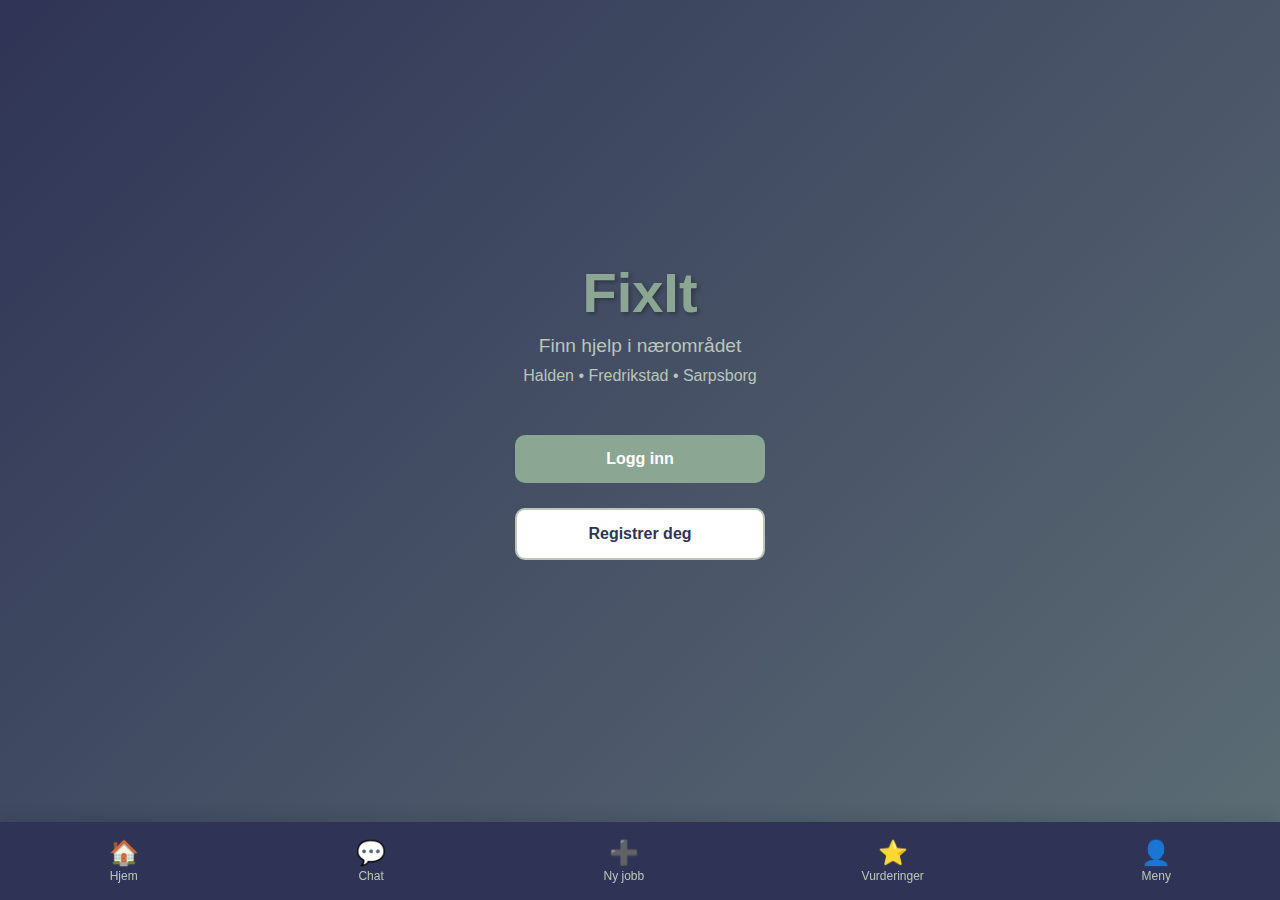
<file: index.html>
<!DOCTYPE html>
<html lang="no">
<head>
    <meta charset="UTF-8">
    <meta name="viewport" content="width=device-width, initial-scale=1.0">
    <title>FixIt - Velkommen</title>
    <link rel="stylesheet" href="css/style.css">
</head>
<body class="welcome-page">
    <div class="welcome-container">
        <div class="logo">FixIt</div>
        <p class="tagline">Finn hjelp i nærområdet</p>
        <p class="subtitle">Halden • Fredrikstad • Sarpsborg</p>
        
        <div class="button-group">
            <button class="btn btn-primary" onclick="location.href='loginn.html'">
                Logg inn
            </button>
            <button class="btn btn-secondary" onclick="showRegisterOptions()">
                Registrer deg
            </button>
        </div>
    </div>

    <!-- Register Type Modal -->
    <div id="registerModal" class="modal">
        <div class="modal-content">
            <span class="close" onclick="closeModal()">&times;</span>
            <h2>Velg brukertype</h2>
            <p>Hvordan vil du bruke FixIt?</p>
            
            <div class="register-options">
                <div class="register-card" onclick="location.href='register.html?type=helper'">
                    <div class="card-icon">👷</div>
                    <h3>Jeg vil hjelpe</h3>
                    <p>Finn småjobber og tjen ekstra penger</p>
                </div>
                
                <div class="register-card" onclick="location.href='register.html?type=poster'">
                    <div class="card-icon">📋</div>
                    <h3>Jeg trenger hjelp</h3>
                    <p>Legg ut jobber og få pålitelig hjelp</p>
                </div>
            </div>
        </div>
    </div>

    <!-- Bottom Navigation -->
<div class="bottom-nav">
    <div class="nav-item" onclick="location.href='home.html'">
        <div class="nav-icon">🏠</div>
        <div class="nav-label">Hjem</div>
    </div>
    <div class="nav-item" onclick="location.href='communication.html'">
        <div class="nav-icon">💬</div>
        <div class="nav-label">Chat</div>
    </div>
    <div class="nav-item" onclick="location.href='post-job.html'">
        <div class="nav-icon">➕</div>
        <div class="nav-label">Ny jobb</div>
    </div>
    <div class="nav-item" onclick="location.href='rating.html'">
        <div class="nav-icon">⭐</div>
        <div class="nav-label">Vurderinger</div>
    </div>
    <div class="nav-item" onclick="showProfileMenu()">
        <div class="nav-icon">👤</div>
        <div class="nav-label">Meny</div>
    </div>
</div>

<!-- Profile Menu Popup -->
<div id="profileMenu" class="profile-menu" style="display: none;">
    <div class="profile-menu-overlay" onclick="closeProfileMenu()"></div>
    <div class="profile-menu-content">
        <div class="profile-menu-header">
            <h3>Meny</h3>
            <button class="close-menu-btn" onclick="closeProfileMenu()">✕</button>
        </div>
        <div class="profile-menu-items">
            <div class="menu-item" onclick="location.href='profile.html'">
                <span class="menu-icon">👤</span>
                <span class="menu-text">Min Profil</span>
            </div>
            <div class="menu-item" onclick="location.href='settings.html'">
                <span class="menu-icon">⚙️</span>
                <span class="menu-text">Innstillinger</span>
            </div>
            <div class="menu-item" onclick="location.href='payment.html'">
                <span class="menu-icon">💳</span>
                <span class="menu-text">Betalingsmetoder</span>
            </div>
            <div class="menu-divider"></div>
            <div class="menu-item menu-item-danger" onclick="logout()">
                <span class="menu-icon">🚪</span>
                <span class="menu-text">Logg ut</span>
            </div>
        </div>
    </div>
</div>

    <script src="script.js"></script>
</body>
</html>
</file>
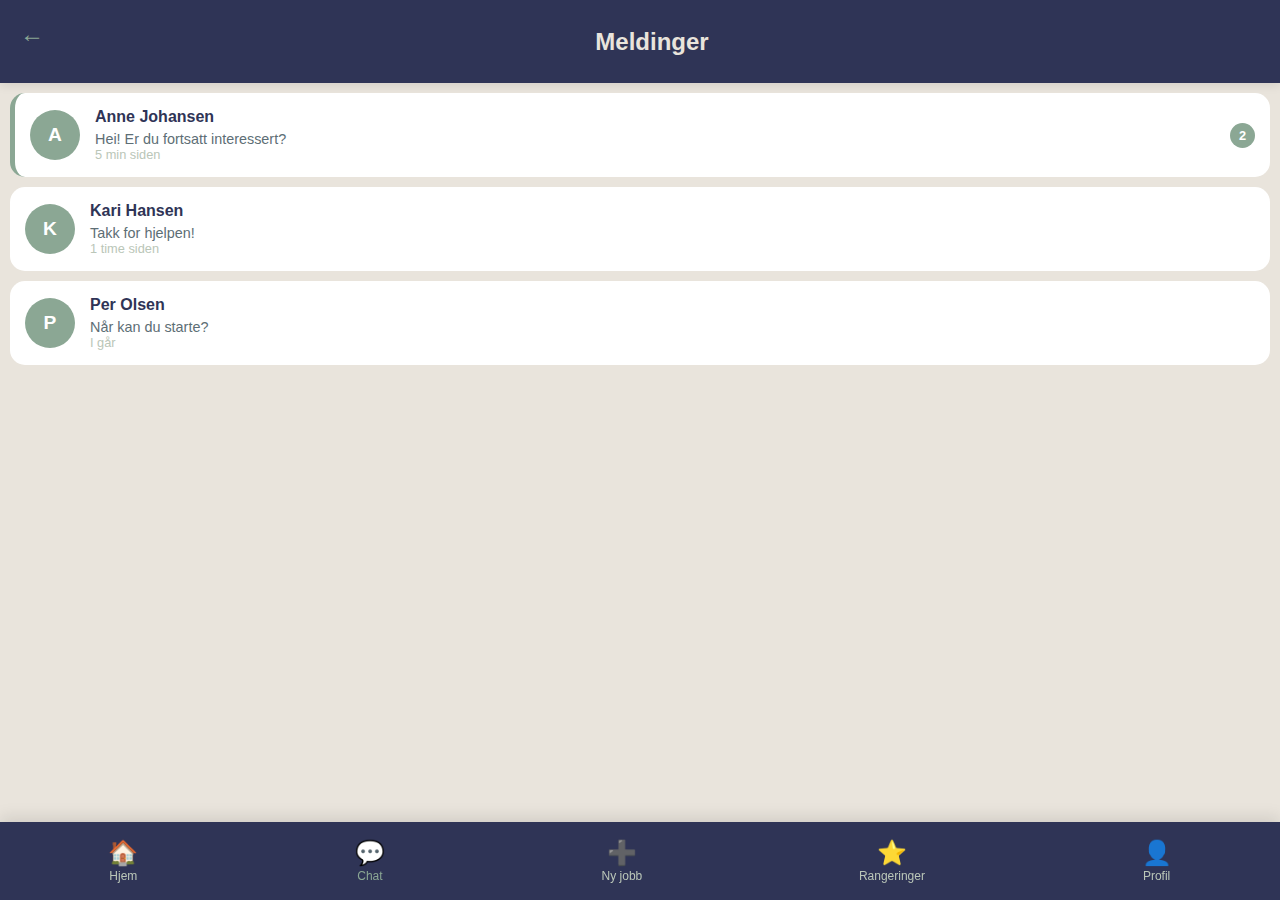
<file: communication.html>
<!DOCTYPE html>
<html lang="no">
<head>
    <meta charset="UTF-8">
    <meta name="viewport" content="width=device-width, initial-scale=1.0">
    <title>FixIt - Chat</title>
    <link rel="stylesheet" href="css/style.css">
</head>
<body class="communication-page">
    <div class="top-nav">
        <button class="back-btn" onclick="location.href='home.html'">←</button>
        <h2>Meldinger</h2>
        <div></div>
    </div>

    <div class="chat-container">
        <!-- Chat List -->
        <div class="chat-list" id="chatList">
            <div class="chat-item active" onclick="openChat(0)">
                <div class="chat-avatar">A</div>
                <div class="chat-info">
                    <div class="chat-name">Anne Johansen</div>
                    <div class="chat-preview">Hei! Er du fortsatt interessert?</div>
                    <div class="chat-time">5 min siden</div>
                </div>
                <div class="unread-badge">2</div>
            </div>

            <div class="chat-item" onclick="openChat(1)">
                <div class="chat-avatar">K</div>
                <div class="chat-info">
                    <div class="chat-name">Kari Hansen</div>
                    <div class="chat-preview">Takk for hjelpen!</div>
                    <div class="chat-time">1 time siden</div>
                </div>
            </div>

            <div class="chat-item" onclick="openChat(2)">
                <div class="chat-avatar">P</div>
                <div class="chat-info">
                    <div class="chat-name">Per Olsen</div>
                    <div class="chat-preview">Når kan du starte?</div>
                    <div class="chat-time">I går</div>
                </div>
            </div>
        </div>

        <!-- Chat Window -->
        <div class="chat-window" id="chatWindow" style="display: none;">
            <div class="chat-header">
                <button class="back-btn" onclick="closeChat()">←</button>
                <div class="chat-avatar">A</div>
                <div>
                    <div class="chat-name" id="currentChatName">Anne Johansen</div>
                    <div class="chat-status">Aktiv nå</div>
                </div>
            </div>

            <div class="messages-container" id="messagesContainer">
                <div class="message received">
                    <div class="message-avatar">A</div>
                    <div class="message-content">
                        <div class="message-text">Hei! Jeg så at du søkte på hagearbeid-jobben min.</div>
                        <div class="message-time">14:30</div>
                    </div>
                </div>

                <div class="message sent">
                    <div class="message-content">
                        <div class="message-text">Hei! Ja, jeg er veldig interessert. Jeg har erfaring med hagearbeid.</div>
                        <div class="message-time">14:32</div>
                    </div>
                </div>

                <div class="message received">
                    <div class="message-avatar">A</div>
                    <div class="message-content">
                        <div class="message-text">Flott! Kan du komme i morgen kl. 14:00?</div>
                        <div class="message-time">14:35</div>
                    </div>
                </div>

                <div class="message sent">
                    <div class="message-content">
                        <div class="message-text">Ja, det passer perfekt! 👍</div>
                        <div class="message-time">14:36</div>
                    </div>
                </div>

                <div class="message received">
                    <div class="message-avatar">A</div>
                    <div class="message-content">
                        <div class="message-text">Er du fortsatt interessert?</div>
                        <div class="message-time">15:10</div>
                    </div>
                </div>
            </div>

            <div class="message-input-container">
                <input type="text" id="messageInput" placeholder="Skriv en melding...">
                <button class="send-btn" onclick="sendMessage()">Send</button>
            </div>
        </div>
    </div>

    <!-- Bottom Navigation -->
    <div class="bottom-nav">
        <div class="nav-item" onclick="location.href='home.html'">
            <div class="nav-icon">🏠</div>
            <div class="nav-label">Hjem</div>
        </div>
        <div class="nav-item active" onclick="location.href='communication.html'">
            <div class="nav-icon">💬</div>
            <div class="nav-label">Chat</div>
        </div>
        <div class="nav-item" onclick="location.href='post-job.html'">
            <div class="nav-icon">➕</div>
            <div class="nav-label">Ny jobb</div>
        </div>
        <div class="nav-item" onclick="location.href='rating.html'">
            <div class="nav-icon">⭐</div>
            <div class="nav-label">Rangeringer</div>
        </div>
        <div class="nav-item">
            <div class="nav-icon">👤</div>
            <div class="nav-label">Profil</div>
        </div>
    </div>

    <script src="script.js"></script>
</body>
</html>
</file>
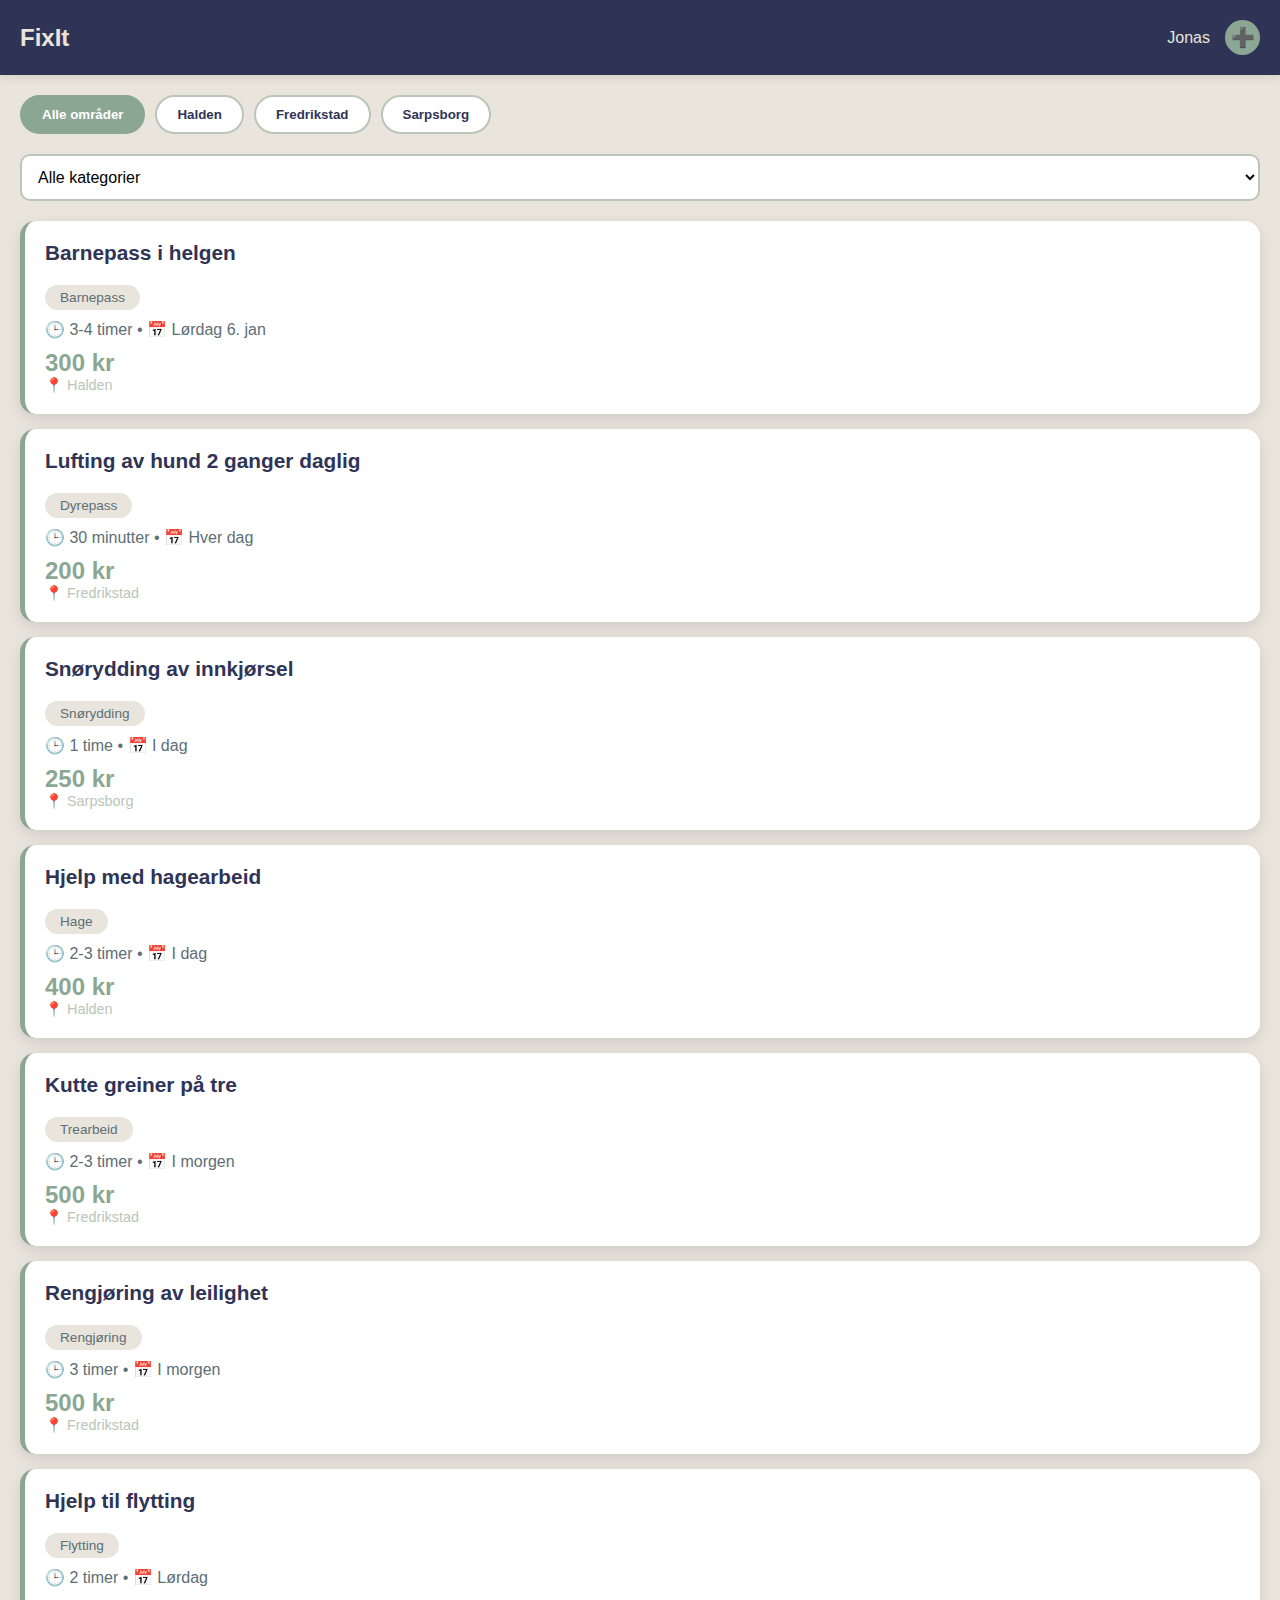
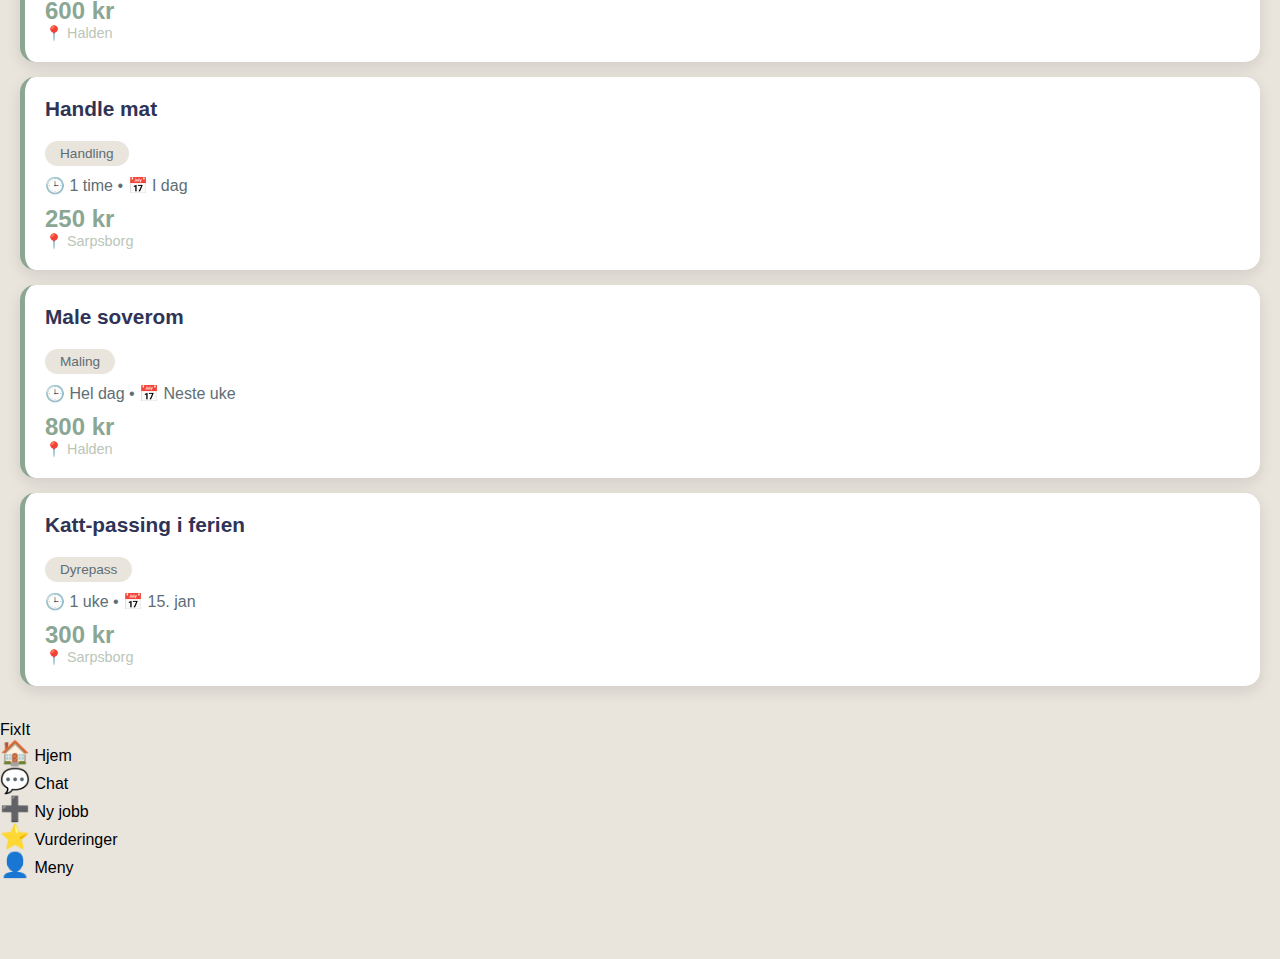
<file: home.html>
<!DOCTYPE html>
<html lang="no">
<head>
    <meta charset="UTF-8">
    <meta name="viewport" content="width=device-width, initial-scale=1.0">
    <title>FixIt - Finn jobber</title>
    <link rel="stylesheet" href="css/style.css">
</head>
<body>
    <body class="home-page">
    <div class="top-nav">
        <h2>FixIt</h2>
        <div class="user-info">
            <span id="userName">Jonas</span>
            <button class="icon-btn" onclick="location.href='post-job.html'">➕</button>
        </div>
    </div>

    <div class="main-content">
        <!-- Location Filter -->
        <div class="location-filter">
            <button class="location-btn active" onclick="filterByLocation('all')">Alle områder</button>
            <button class="location-btn" onclick="filterByLocation('Halden')">Halden</button>
            <button class="location-btn" onclick="filterByLocation('Fredrikstad')">Fredrikstad</button>
            <button class="location-btn" onclick="filterByLocation('Sarpsborg')">Sarpsborg</button>
        </div>

        <!-- Category Filter -->
        <div class="category-filter">
            <select id="categorySelect" onchange="filterByCategory()">
                <option value="all">Alle kategorier</option>
                <option value="Barnepass">👶 Barnepass</option>
                <option value="Dyrepass">🐕 Dyrepass</option>
                <option value="Snørydding">❄️ Snørydding</option>
                <option value="Hage">🌳 Hagearbeid</option>
                <option value="Trearbeid">🪚 Trearbeid</option>
                <option value="Rengjøring">🧹 Rengjøring</option>
                <option value="Flytting">📦 Flytting</option>
                <option value="Handling">🛒 Handling</option>
                <option value="Maling">🎨 Maling</option>
                <option value="Annet">💼 Annet</option>
            </select>
        </div>

        <!-- Jobs List -->
        <div id="jobsList">
            <!-- Jobs will be loaded by JavaScript -->
        </div>
    </div>

   
<!-- Top Navigation Bar -->
<div class="top-nav-main">
    <div class="nav-container">
        <div class="nav-brand" onclick="location.href='home.html'">
            <span class="brand-logo">FixIt</span>
        </div>
        
        <div class="nav-links">
            <div class="nav-link" onclick="location.href='home.html'">
                <span class="nav-icon">🏠</span>
                <span class="nav-text">Hjem</span>
            </div>
            <div class="nav-link" onclick="location.href='communication.html'">
                <span class="nav-icon">💬</span>
                <span class="nav-text">Chat</span>
            </div>
            <div class="nav-link" onclick="location.href='post-job.html'">
                <span class="nav-icon">➕</span>
                <span class="nav-text">Ny jobb</span>
            </div>
            <div class="nav-link" onclick="location.href='rating.html'">
                <span class="nav-icon">⭐</span>
                <span class="nav-text">Vurderinger</span>
            </div>
           <!--<div class="nav-link" onclick="showProfileMenu()">
                <span class="nav-icon">👤</span>
                <span class="nav-text">Meny</span>
            </div>-->
             <div class="nav-link" onclick="showProfileMenu()">
                <span class="nav-icon">👤</span>
                <span class="nav-text">Meny</span>
            </div>
        </div>
    </div>
</div>

<!-- Profile Menu Popup (same as before) -->
<div id="profileMenu" class="profile-menu" style="display: none;">
    <div class="profile-menu-overlay" onclick="closeProfileMenu()"></div>
    <div class="profile-menu-content">
        <div class="profile-menu-header">
            <h3>Meny</h3>
            <button class="close-menu-btn" onclick="closeProfileMenu()">✕</button>
        </div>
        <div class="profile-menu-items">
            <div class="menu-item" onclick="location.href='profile.html'">
                <span class="menu-icon">👤</span>
                <span class="menu-text">Min Profil</span>
            </div>
            <div class="menu-item" onclick="location.href='settings.html'">
                <span class="menu-icon">⚙️</span>
                <span class="menu-text">Innstillinger</span>
            </div>
            <div class="menu-item" onclick="location.href='payment.html'">
                <span class="menu-icon">💳</span>
                <span class="menu-text">Betalingsmetoder</span>
            </div>
            <div class="menu-divider"></div>
            <div class="menu-item menu-item-danger" onclick="logout()">
                <span class="menu-icon">🚪</span>
                <span class="menu-text">Logg ut</span>
            </div>
        </div>
    </div>
</div>

    <script src="home.js"></script>
    <script src="script.js"></script>
</body>

</html>
</file>
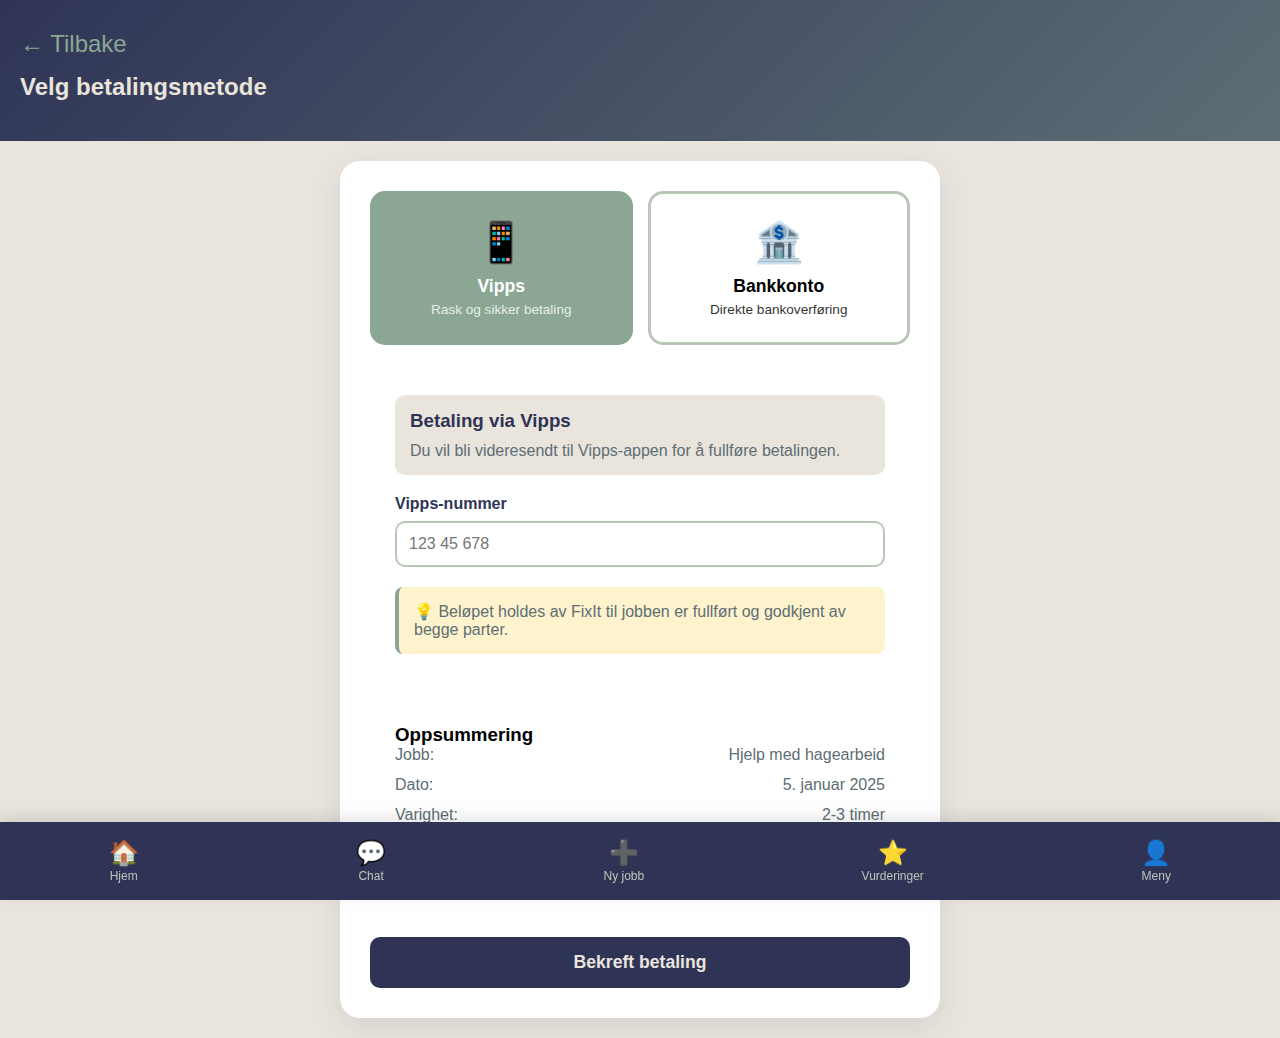
<file: payment.html>
<!DOCTYPE html>
<html lang="no">
<head>
    <meta charset="UTF-8">
    <meta name="viewport" content="width=device-width, initial-scale=1.0">
    <title>FixIt - Betaling</title>
    <link rel="stylesheet" href="css/style.css">
</head>
<body class="payment-page">
    <div class="detail-header">
        <button class="back-btn" onclick="location.href='home.html'">← Tilbake</button>
        <h2>Velg betalingsmetode</h2>
    </div>

    <div class="payment-container">
        <div class="payment-methods">
            <div class="payment-option selected" id="vippsOption" onclick="selectPayment('vipps')">
                <div class="payment-icon">📱</div>
                <div class="payment-name">Vipps</div>
                <div class="payment-desc">Rask og sikker betaling</div>
            </div>
            
            <div class="payment-option" id="bankOption" onclick="selectPayment('bank')">
                <div class="payment-icon">🏦</div>
                <div class="payment-name">Bankkonto</div>
                <div class="payment-desc">Direkte bankoverføring</div>
            </div>
        </div>

        <!-- Vipps Payment -->
        <div id="vippsPayment" class="payment-details">
            <div class="payment-info-box">
                <h3>Betaling via Vipps</h3>
                <p>Du vil bli videresendt til Vipps-appen for å fullføre betalingen.</p>
            </div>

            <div class="form-group">
                <label>Vipps-nummer</label>
                <input type="tel" id="vippsNumber" placeholder="123 45 678" maxlength="11">
            </div>

            <div class="info-note">
                <p>💡 Beløpet holdes av FixIt til jobben er fullført og godkjent av begge parter.</p>
            </div>
        </div>

        <!-- Bank Account Payment -->
        <div id="bankPayment" class="payment-details" style="display: none;">
            <div class="payment-info-box">
                <h3>Betaling via bankkonto</h3>
                <p>Oppgi din bankkontoinformasjon for overføring.</p>
            </div>

            <div class="form-group">
                <label>Kontonummer</label>
                <input type="text" id="accountNumber" placeholder="1234 56 78901" maxlength="13">
            </div>

            <div class="form-group">
                <label>Bankens navn</label>
                <input type="text" id="bankName" placeholder="F.eks. DNB, Nordea">
            </div>

            <div class="info-note">
                <p>💡 Beløpet holdes av FixIt til jobben er fullført og godkjent av begge parter.</p>
            </div>
        </div>

        <!-- Payment Summary -->
        <div class="payment-summary">
            <h3>Oppsummering</h3>
            <div class="summary-row">
                <span>Jobb:</span>
                <span id="paymentJob">Hjelp med hagearbeid</span>
            </div>
            <div class="summary-row">
                <span>Dato:</span>
                <span id="paymentDate">5. januar 2025</span>
            </div>
            <div class="summary-row">
                <span>Varighet:</span>
                <span id="paymentDuration">2-3 timer</span>
            </div>
            <div class="summary-divider"></div>
            <div class="summary-row total">
                <span>Totalt:</span>
                <span id="paymentAmount">400 kr</span>
            </div>
        </div>

        <button class="confirm-btn" onclick="confirmPayment()">Bekreft betaling</button>
    </div>

    <!-- Bottom Navigation -->
<div class="bottom-nav">
    <div class="nav-item" onclick="location.href='home.html'">
        <div class="nav-icon">🏠</div>
        <div class="nav-label">Hjem</div>
    </div>
    <div class="nav-item" onclick="location.href='communication.html'">
        <div class="nav-icon">💬</div>
        <div class="nav-label">Chat</div>
    </div>
    <div class="nav-item" onclick="location.href='post-job.html'">
        <div class="nav-icon">➕</div>
        <div class="nav-label">Ny jobb</div>
    </div>
    <div class="nav-item" onclick="location.href='rating.html'">
        <div class="nav-icon">⭐</div>
        <div class="nav-label">Vurderinger</div>
    </div>
    <div class="nav-item" onclick="showProfileMenu()">
        <div class="nav-icon">👤</div>
        <div class="nav-label">Meny</div>
    </div>
</div>

<!-- Profile Menu Popup -->
<div id="profileMenu" class="profile-menu" style="display: none;">
    <div class="profile-menu-overlay" onclick="closeProfileMenu()"></div>
    <div class="profile-menu-content">
        <div class="profile-menu-header">
            <h3>Meny</h3>
            <button class="close-menu-btn" onclick="closeProfileMenu()">✕</button>
        </div>
        <div class="profile-menu-items">
            <div class="menu-item" onclick="location.href='profile.html'">
                <span class="menu-icon">👤</span>
                <span class="menu-text">Min Profil</span>
            </div>
            <div class="menu-item" onclick="location.href='settings.html'">
                <span class="menu-icon">⚙️</span>
                <span class="menu-text">Innstillinger</span>
            </div>
            <div class="menu-item" onclick="location.href='payment.html'">
                <span class="menu-icon">💳</span>
                <span class="menu-text">Betalingsmetoder</span>
            </div>
            <div class="menu-divider"></div>
            <div class="menu-item menu-item-danger" onclick="logout()">
                <span class="menu-icon">🚪</span>
                <span class="menu-text">Logg ut</span>
            </div>
        </div>
    </div>
</div>

    <script src="script.js"></script>
</body>
</html>
</file>
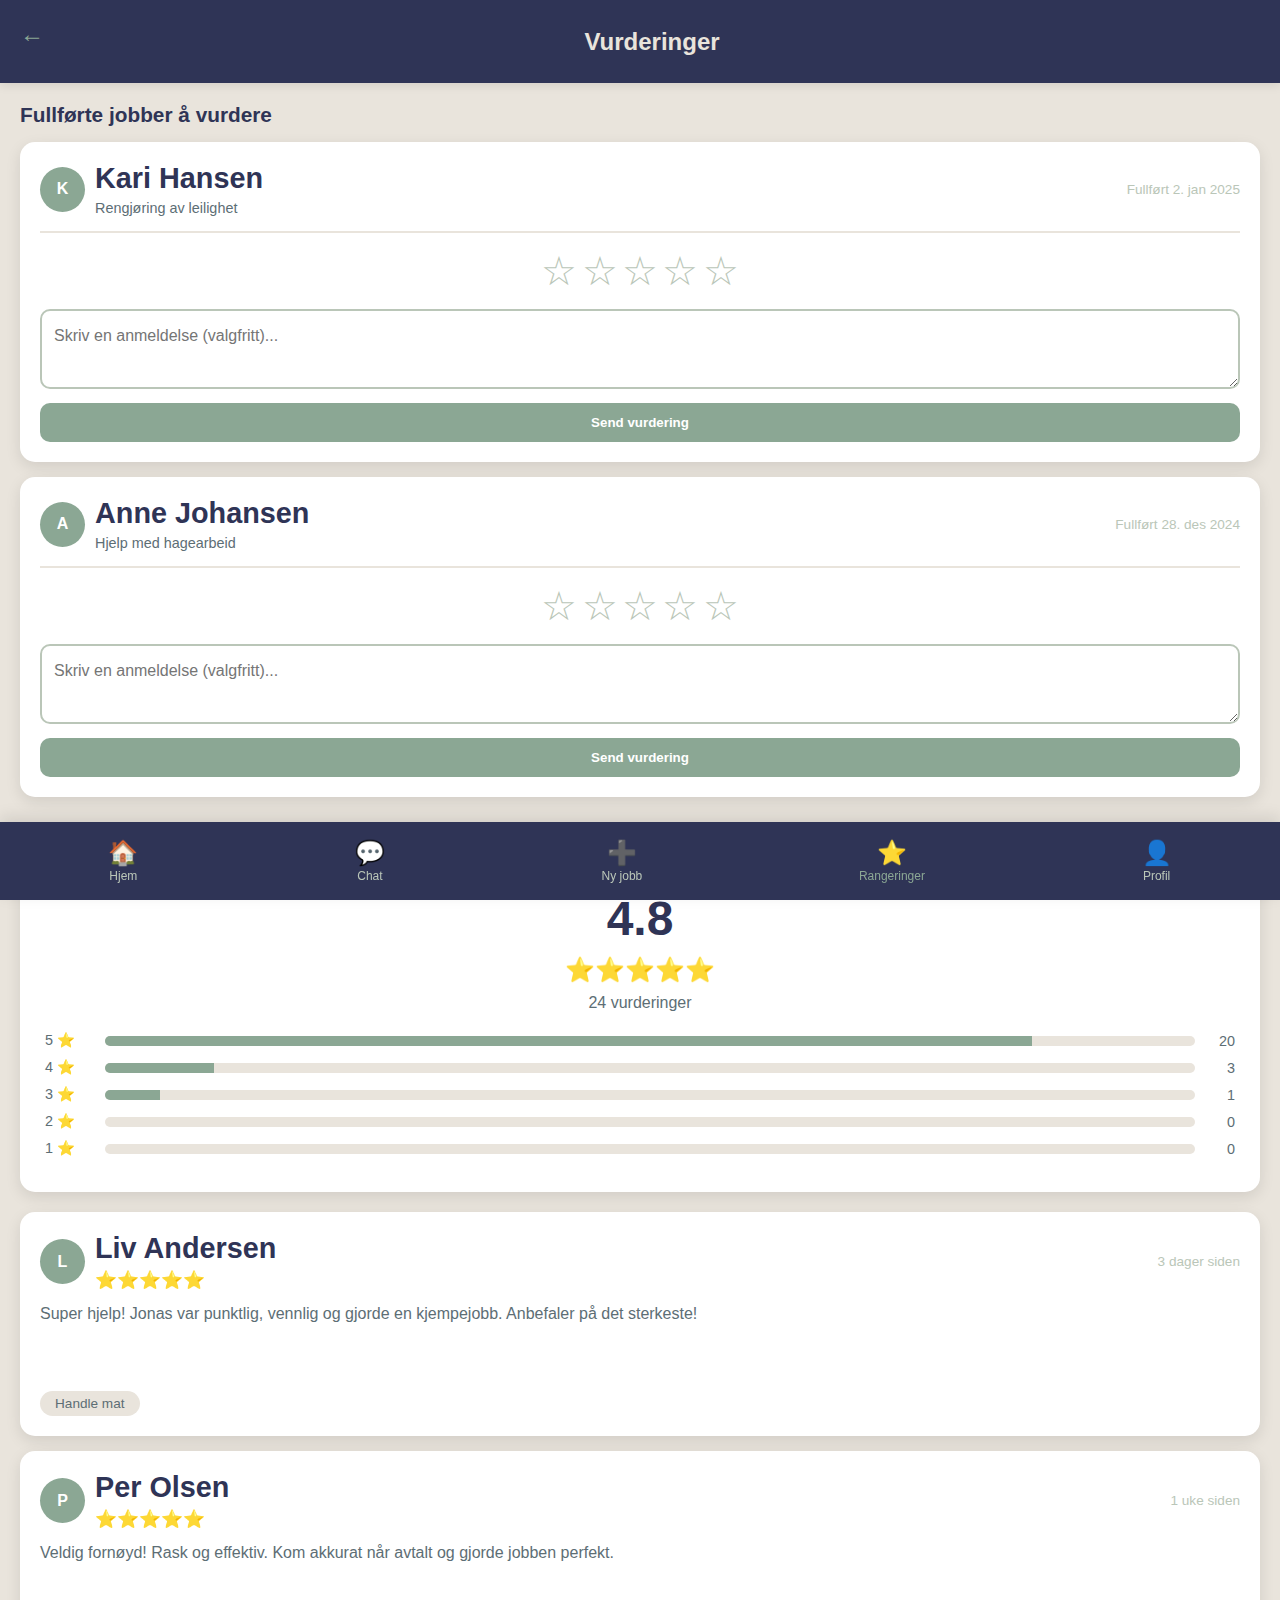
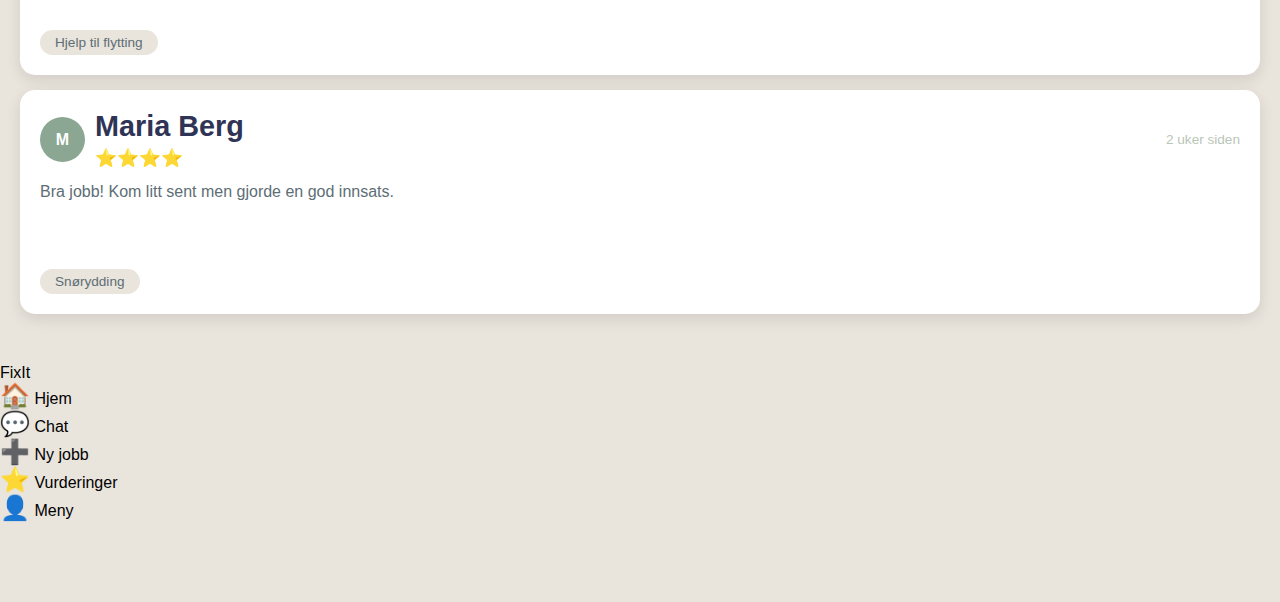
<file: rating.html>
<!DOCTYPE html>
<html lang="no">
<head>
    <meta charset="UTF-8">
    <meta name="viewport" content="width=device-width, initial-scale=1.0">
    <title>FixIt - Vurderinger</title>
    <link rel="stylesheet" href="css/style.css">
</head>
<body class="rating-page">
    <div class="top-nav">
        <button class="back-btn" onclick="location.href='home.html'">←</button>
        <h2>Vurderinger</h2>
        <div></div>
    </div>

    <div class="rating-container">
        <!-- Completed Jobs to Rate -->
        <div class="rating-section">
            <h3>Fullførte jobber å vurdere</h3>
            
            <div class="job-to-rate">
                <div class="job-rate-header">
                    <div class="profile-mini">
                        <div class="profile-avatar">K</div>
                        <div>
                            <div class="profile-name">Kari Hansen</div>
                            <div class="job-name">Rengjøring av leilighet</div>
                        </div>
                    </div>
                    <div class="job-date">Fullført 2. jan 2025</div>
                </div>

                <div class="rating-form">
                    <div class="star-rating">
                        <span class="star" data-rating="1" onclick="setRating(this, 0)">☆</span>
                        <span class="star" data-rating="2" onclick="setRating(this, 0)">☆</span>
                        <span class="star" data-rating="3" onclick="setRating(this, 0)">☆</span>
                        <span class="star" data-rating="4" onclick="setRating(this, 0)">☆</span>
                        <span class="star" data-rating="5" onclick="setRating(this, 0)">☆</span>
                    </div>

                    <textarea class="review-text" placeholder="Skriv en anmeldelse (valgfritt)..."></textarea>

                    <button class="submit-rating-btn" onclick="submitRating(0)">Send vurdering</button>
                </div>
            </div>

            <div class="job-to-rate">
                <div class="job-rate-header">
                    <div class="profile-mini">
                        <div class="profile-avatar">A</div>
                        <div>
                            <div class="profile-name">Anne Johansen</div>
                            <div class="job-name">Hjelp med hagearbeid</div>
                        </div>
                    </div>
                    <div class="job-date">Fullført 28. des 2024</div>
                </div>

                <div class="rating-form">
                    <div class="star-rating">
                        <span class="star" data-rating="1" onclick="setRating(this, 1)">☆</span>
                        <span class="star" data-rating="2" onclick="setRating(this, 1)">☆</span>
                        <span class="star" data-rating="3" onclick="setRating(this, 1)">☆</span>
                        <span class="star" data-rating="4" onclick="setRating(this, 1)">☆</span>
                        <span class="star" data-rating="5" onclick="setRating(this, 1)">☆</span>
                    </div>

                    <textarea class="review-text" placeholder="Skriv en anmeldelse (valgfritt)..."></textarea>

                    <button class="submit-rating-btn" onclick="submitRating(1)">Send vurdering</button>
                </div>
            </div>
        </div>

        <!-- Your Ratings -->
        <div class="rating-section">
            <h3>Dine mottatte vurderinger</h3>

            <div class="rating-stats">
                <div class="rating-average">
                    <div class="big-rating">4.8</div>
                    <div class="rating-stars">⭐⭐⭐⭐⭐</div>
                    <div class="rating-count">24 vurderinger</div>
                </div>

                <div class="rating-breakdown">
                    <div class="rating-bar">
                        <span>5 ⭐</span>
                        <div class="bar"><div class="fill" style="width: 85%"></div></div>
                        <span>20</span>
                    </div>
                    <div class="rating-bar">
                        <span>4 ⭐</span>
                        <div class="bar"><div class="fill" style="width: 10%"></div></div>
                        <span>3</span>
                    </div>
                    <div class="rating-bar">
                        <span>3 ⭐</span>
                        <div class="bar"><div class="fill" style="width: 5%"></div></div>
                        <span>1</span>
                    </div>
                    <div class="rating-bar">
                        <span>2 ⭐</span>
                        <div class="bar"><div class="fill" style="width: 0%"></div></div>
                        <span>0</span>
                    </div>
                    <div class="rating-bar">
                        <span>1 ⭐</span>
                        <div class="bar"><div class="fill" style="width: 0%"></div></div>
                        <span>0</span>
                    </div>
                </div>
            </div>

            <div class="reviews-list">
                <div class="review-item">
                    <div class="review-header">
                        <div class="profile-mini">
                            <div class="profile-avatar">L</div>
                            <div>
                                <div class="profile-name">Liv Andersen</div>
                                <div class="review-stars">⭐⭐⭐⭐⭐</div>
                            </div>
                        </div>
                        <div class="review-date">3 dager siden</div>
                    </div>
                    <div class="review-text">
                        Super hjelp! Jonas var punktlig, vennlig og gjorde en kjempejobb. Anbefaler på det sterkeste!
                    </div>
                    <div class="review-job">Handle mat</div>
                </div>

                <div class="review-item">
                    <div class="review-header">
                        <div class="profile-mini">
                            <div class="profile-avatar">P</div>
                            <div>
                                <div class="profile-name">Per Olsen</div>
                                <div class="review-stars">⭐⭐⭐⭐⭐</div>
                            </div>
                        </div>
                        <div class="review-date">1 uke siden</div>
                    </div>
                    <div class="review-text">
                        Veldig fornøyd! Rask og effektiv. Kom akkurat når avtalt og gjorde jobben perfekt.
                    </div>
                    <div class="review-job">Hjelp til flytting</div>
                </div>

                <div class="review-item">
                    <div class="review-header">
                        <div class="profile-mini">
                            <div class="profile-avatar">M</div>
                            <div>
                                <div class="profile-name">Maria Berg</div>
                                <div class="review-stars">⭐⭐⭐⭐</div>
                            </div>
                        </div>
                        <div class="review-date">2 uker siden</div>
                    </div>
                    <div class="review-text">
                        Bra jobb! Kom litt sent men gjorde en god innsats.
                    </div>
                    <div class="review-job">Snørydding</div>
                </div>
            </div>
        </div>
    </div>

    <!-- Bottom Navigation -->
    <div class="bottom-nav">
        <div class="nav-item" onclick="location.href='home.html'">
            <div class="nav-icon">🏠</div>
            <div class="nav-label">Hjem</div>
        </div>
        <div class="nav-item" onclick="location.href='communication.html'">
            <div class="nav-icon">💬</div>
            <div class="nav-label">Chat</div>
        </div>
        <div class="nav-item" onclick="location.href='post-job.html'">
            <div class="nav-icon">➕</div>
            <div class="nav-label">Ny jobb</div>
        </div>
        <div class="nav-item active" onclick="location.href='rating.html'">
            <div class="nav-icon">⭐</div>
            <div class="nav-label">Rangeringer</div>
        </div>
        <div class="nav-item">
            <div class="nav-icon">👤</div>
            <div class="nav-label">Profil</div>
        </div>
    </div>

  <!-- Top Navigation Bar -->
<div class="top-nav-main">
    <div class="nav-container">
        <div class="nav-brand" onclick="location.href='home.html'">
            <span class="brand-logo">FixIt</span>
        </div>
        
        <div class="nav-links">
            <div class="nav-link" onclick="location.href='home.html'">
                <span class="nav-icon">🏠</span>
                <span class="nav-text">Hjem</span>
            </div>
            <div class="nav-link" onclick="location.href='communication.html'">
                <span class="nav-icon">💬</span>
                <span class="nav-text">Chat</span>
            </div>
            <div class="nav-link" onclick="location.href='post-job.html'">
                <span class="nav-icon">➕</span>
                <span class="nav-text">Ny jobb</span>
            </div>
            <div class="nav-link" onclick="location.href='rating.html'">
                <span class="nav-icon">⭐</span>
                <span class="nav-text">Vurderinger</span>
            </div>
            <div class="nav-link" onclick="showProfileMenu()">
                <span class="nav-icon">👤</span>
                <span class="nav-text">Meny</span>
            </div>
        </div>
    </div>
</div>

<!-- Profile Menu Popup (same as before) -->
<div id="profileMenu" class="profile-menu" style="display: none;">
    <div class="profile-menu-overlay" onclick="closeProfileMenu()"></div>
    <div class="profile-menu-content">
        <div class="profile-menu-header">
            <h3>Meny</h3>
            <button class="close-menu-btn" onclick="closeProfileMenu()">✕</button>
        </div>
        <div class="profile-menu-items">
            <div class="menu-item" onclick="location.href='profile.html'">
                <span class="menu-icon">👤</span>
                <span class="menu-text">Min Profil</span>
            </div>
            <div class="menu-item" onclick="location.href='settings.html'">
                <span class="menu-icon">⚙️</span>
                <span class="menu-text">Innstillinger</span>
            </div>
            <div class="menu-item" onclick="location.href='payment.html'">
                <span class="menu-icon">💳</span>
                <span class="menu-text">Betalingsmetoder</span>
            </div>
            <div class="menu-divider"></div>
            <div class="menu-item menu-item-danger" onclick="logout()">
                <span class="menu-icon">🚪</span>
                <span class="menu-text">Logg ut</span>
            </div>
        </div>
    </div>
</div>

    <script src="script.js"></script>
</body>
</html>
</file>
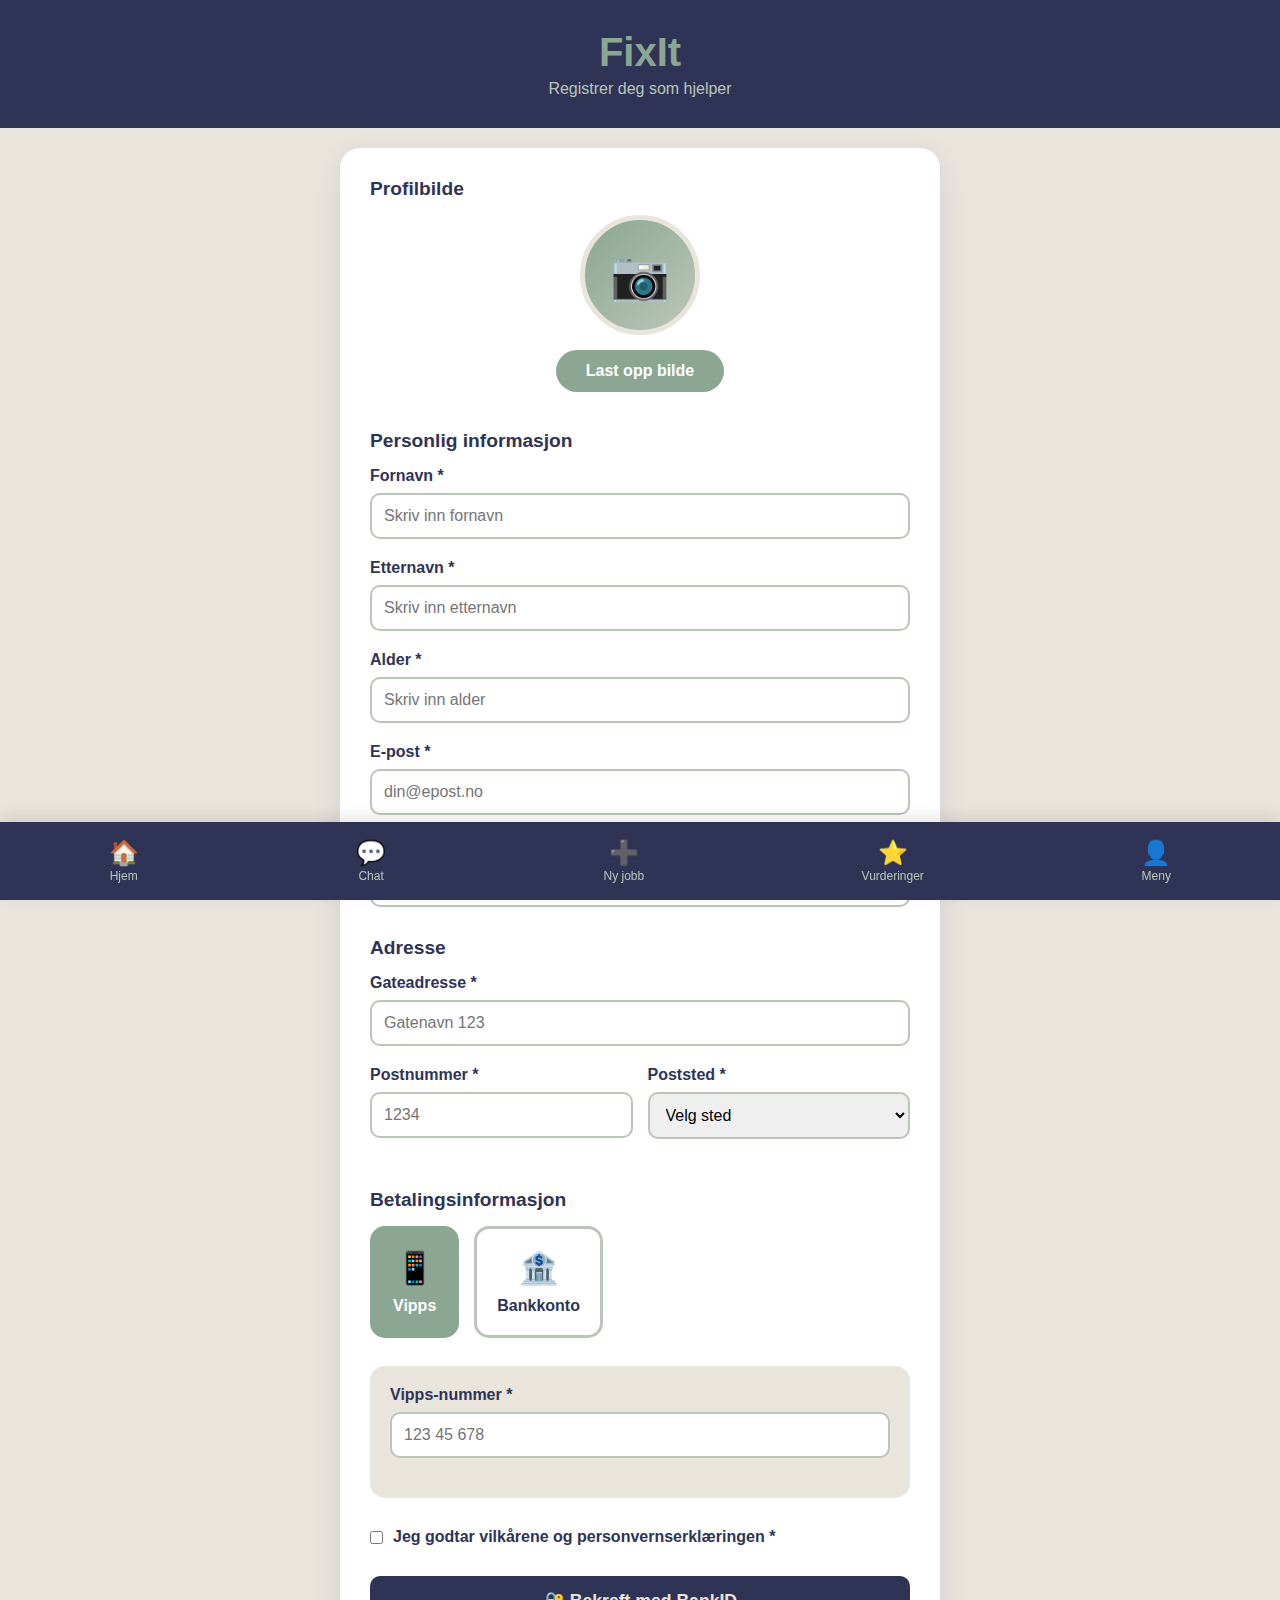
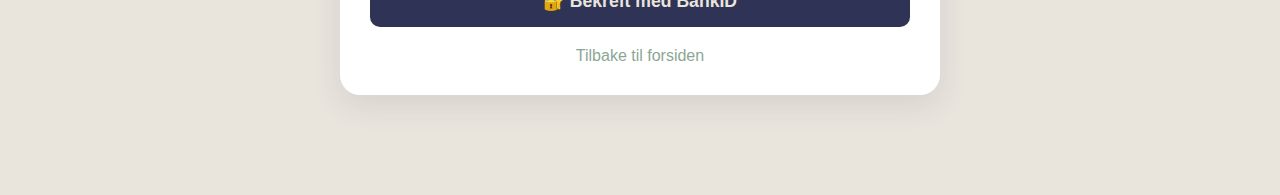
<file: register.html>
<!DOCTYPE html>
<html lang="no">
<head>
    <meta charset="UTF-8">
    <meta name="viewport" content="width=device-width, initial-scale=1.0">
    <title>FixIt - Registrering</title>
    <link rel="stylesheet" href="css/style.css">
</head>
<body class="register-page">
    <div class="header">
        <h1>FixIt</h1>
        <p id="registerType">Registrer deg som hjelper</p>
    </div>

    <div class="register-container">
        <form id="registerForm">
            <!-- Profile Picture -->
            <div class="form-section">
                <h3>Profilbilde</h3>
                <div class="profile-upload">
                    <div class="profile-preview" id="profilePreview">
                        <span>📷</span>
                    </div>
                    <input type="file" id="profilePic" accept="image/*" onchange="previewImage(event)">
                    <label for="profilePic" class="upload-btn">Last opp bilde</label>
                </div>
            </div>

            <!-- Personal Information -->
            <div class="form-section">
                <h3>Personlig informasjon</h3>
                
                <div class="form-group">
                    <label>Fornavn *</label>
                    <input type="text" id="firstName" required placeholder="Skriv inn fornavn">
                </div>

                <div class="form-group">
                    <label>Etternavn *</label>
                    <input type="text" id="lastName" required placeholder="Skriv inn etternavn">
                </div>

                <div class="form-group">
                    <label>Alder *</label>
                    <input type="number" id="age" required placeholder="Skriv inn alder" min="13" max="75">
                </div>

                <div class="form-group">
                    <label>E-post *</label>
                    <input type="email" id="email" required placeholder="din@epost.no">
                </div>

                <div class="form-group">
                    <label>Telefonnummer *</label>
                    <input type="tel" id="phone" required placeholder="123 45 678">
                </div>
            </div>

            <!-- Address -->
            <div class="form-section">
                <h3>Adresse</h3>
                
                <div class="form-group">
                    <label>Gateadresse *</label>
                    <input type="text" id="street" required placeholder="Gatenavn 123">
                </div>

                <div class="form-row">
                    <div class="form-group">
                        <label>Postnummer *</label>
                        <input type="text" id="postalCode" required placeholder="1234">
                    </div>

                    <div class="form-group">
                        <label>Poststed *</label>
                        <select id="city" required>
                            <option value="">Velg sted</option>
                            <option value="Halden">Halden</option>
                            <option value="Fredrikstad">Fredrikstad</option>
                            <option value="Sarpsborg">Sarpsborg</option>
                        </select>
                    </div>
                </div>
            </div>

            <!-- Payment Information -->
            <div class="form-section">
                <h3>Betalingsinformasjon</h3>
                
                <div class="payment-methods-register">
                    <label class="payment-method-option">
                        <input type="radio" name="paymentMethod" value="vipps" checked>
                        <div class="method-card">
                            <span class="method-icon">📱</span>
                            <span>Vipps</span>
                        </div>
                    </label>

                    <label class="payment-method-option">
                        <input type="radio" name="paymentMethod" value="bank">
                        <div class="method-card">
                            <span class="method-icon">🏦</span>
                            <span>Bankkonto</span>
                        </div>
                    </label>
                </div>

                <div id="vippsInfo" class="payment-info">
                    <div class="form-group">
                        <label>Vipps-nummer *</label>
                        <input type="tel" id="vippsNumber" placeholder="123 45 678">
                    </div>
                </div>

                <div id="bankInfo" class="payment-info" style="display: none;">
                    <div class="form-group">
                        <label>Kontonummer *</label>
                        <input type="text" id="accountNumber" placeholder="1234 56 78901">
                    </div>
                </div>
            </div>

            <!-- Parent Consent (for under 18) -->
            <div class="form-section" id="parentConsent" style="display: none;">
                <h3>Foreldresamtykke</h3>
                <div class="info-box">
                    <p>⚠️ Du er under 18 år. Vi trenger foreldresamtykke.</p>
                </div>
                
                <div class="form-group">
                    <label>Forelder/foresatt navn *</label>
                    <input type="text" id="parentName" placeholder="Navn på forelder/foresatt">
                </div>

                <div class="form-group">
                    <label>Forelder/foresatt telefon *</label>
                    <input type="tel" id="parentPhone" placeholder="123 45 678">
                </div>

                <div class="form-group">
                    <label class="checkbox-label">
                        <input type="checkbox" id="parentApproval">
                        <span>Jeg bekrefter at jeg har tillatelse fra min forelder/foresatt</span>
                    </label>
                </div>
            </div>

            <!-- Terms and Conditions -->
            <div class="form-section">
                <div class="form-group">
                    <label class="checkbox-label">
                        <input type="checkbox" id="terms" required>
                        <span>Jeg godtar vilkårene og personvernserklæringen *</span>
                    </label>
                </div>
            </div>

            <!-- BankID Confirmation -->
            <button type="submit" class="bankid-btn">
                🔐 Bekreft med BankID
            </button>

            <p style="text-align: center; margin-top: 20px;">
                <a href="index.html" style="color: #8BA794; text-decoration: none;">Tilbake til forsiden</a>
            </p>
        </form>
    </div>


    <!-- Bottom Navigation -->
<div class="bottom-nav">
    <div class="nav-item" onclick="location.href='home.html'">
        <div class="nav-icon">🏠</div>
        <div class="nav-label">Hjem</div>
    </div>
    <div class="nav-item" onclick="location.href='communication.html'">
        <div class="nav-icon">💬</div>
        <div class="nav-label">Chat</div>
    </div>
    <div class="nav-item" onclick="location.href='post-job.html'">
        <div class="nav-icon">➕</div>
        <div class="nav-label">Ny jobb</div>
    </div>
    <div class="nav-item" onclick="location.href='rating.html'">
        <div class="nav-icon">⭐</div>
        <div class="nav-label">Vurderinger</div>
    </div>
    <div class="nav-item" onclick="showProfileMenu()">
        <div class="nav-icon">👤</div>
        <div class="nav-label">Meny</div>
    </div>
</div>

<!-- Profile Menu Popup -->
<div id="profileMenu" class="profile-menu" style="display: none;">
    <div class="profile-menu-overlay" onclick="closeProfileMenu()"></div>
    <div class="profile-menu-content">
        <div class="profile-menu-header">
            <h3>Meny</h3>
            <button class="close-menu-btn" onclick="closeProfileMenu()">✕</button>
        </div>
        <div class="profile-menu-items">
            <div class="menu-item" onclick="location.href='profile.html'">
                <span class="menu-icon">👤</span>
                <span class="menu-text">Min Profil</span>
            </div>
            <div class="menu-item" onclick="location.href='settings.html'">
                <span class="menu-icon">⚙️</span>
                <span class="menu-text">Innstillinger</span>
            </div>
            <div class="menu-item" onclick="location.href='payment.html'">
                <span class="menu-icon">💳</span>
                <span class="menu-text">Betalingsmetoder</span>
            </div>
            <div class="menu-divider"></div>
            <div class="menu-item menu-item-danger" onclick="logout()">
                <span class="menu-icon">🚪</span>
                <span class="menu-text">Logg ut</span>
            </div>
        </div>
    </div>
</div>

    <script src="script.js"></script>
</body>
</html>
</file>
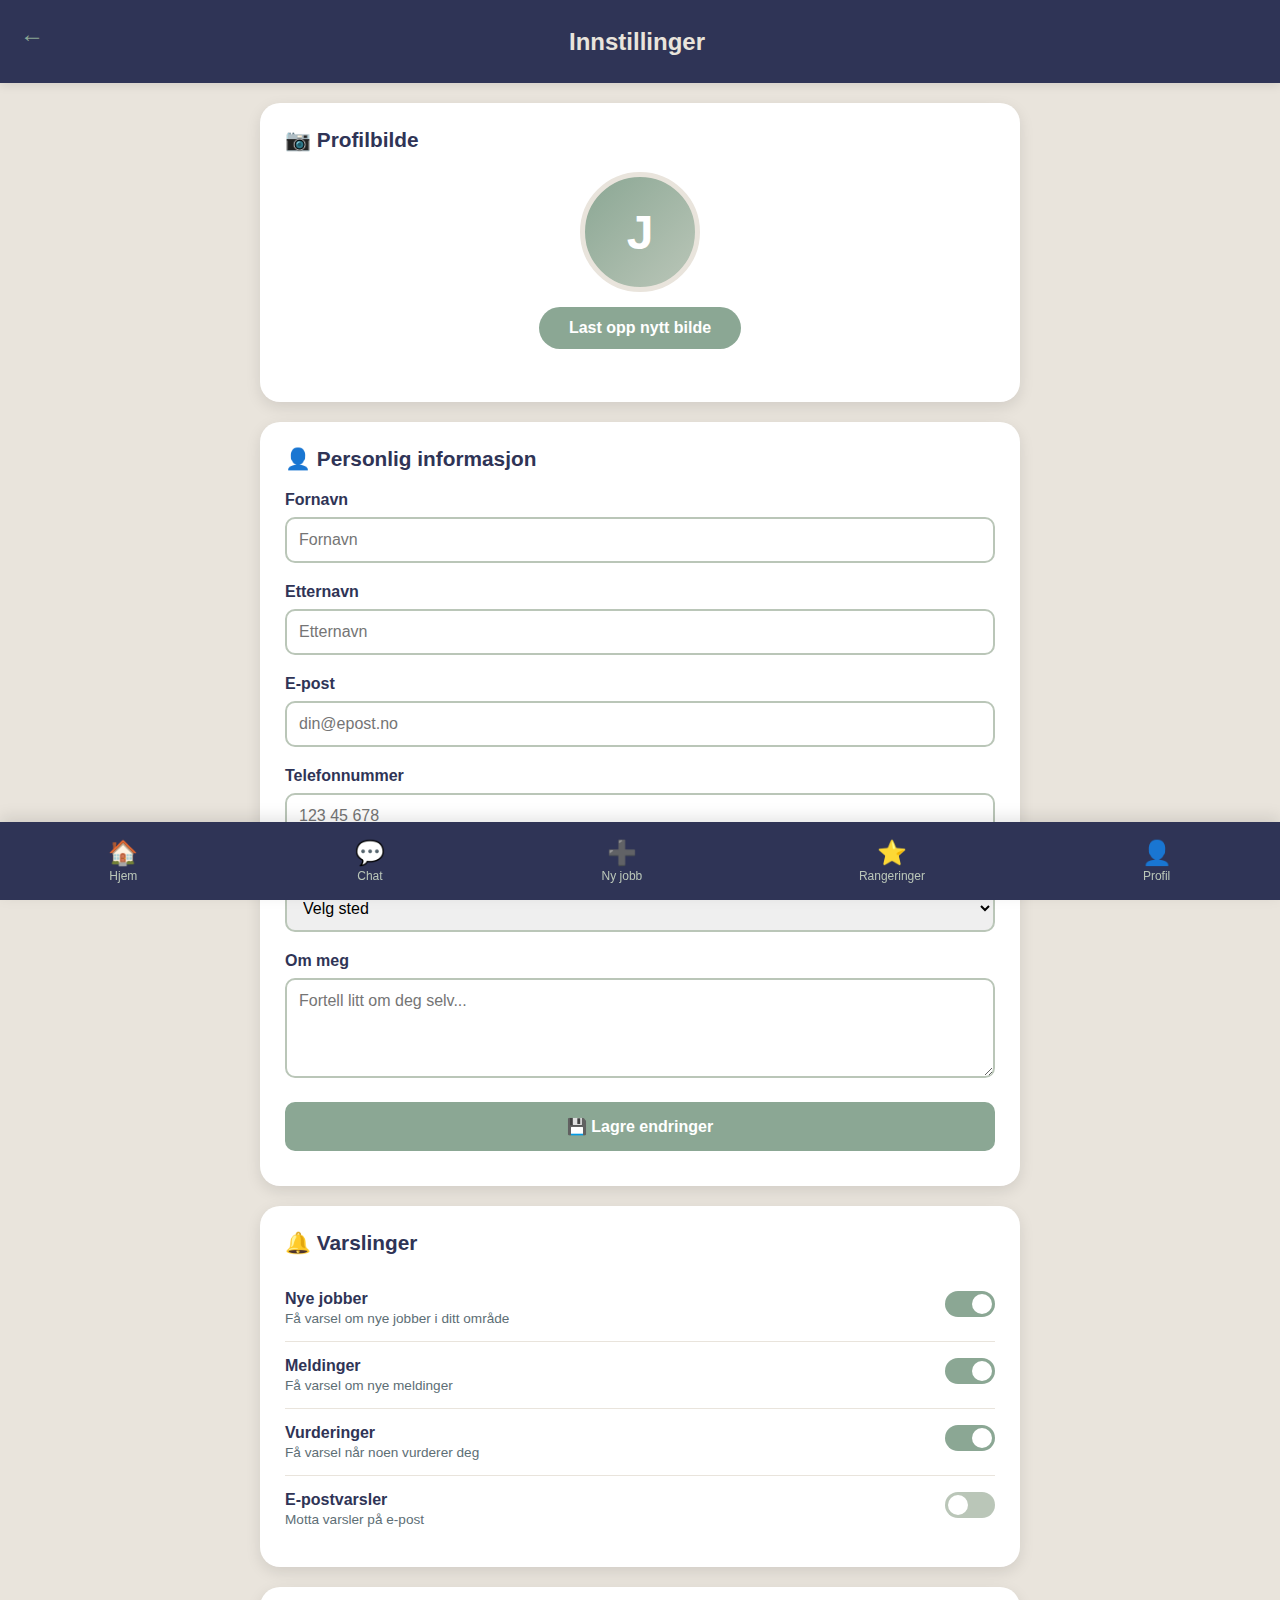
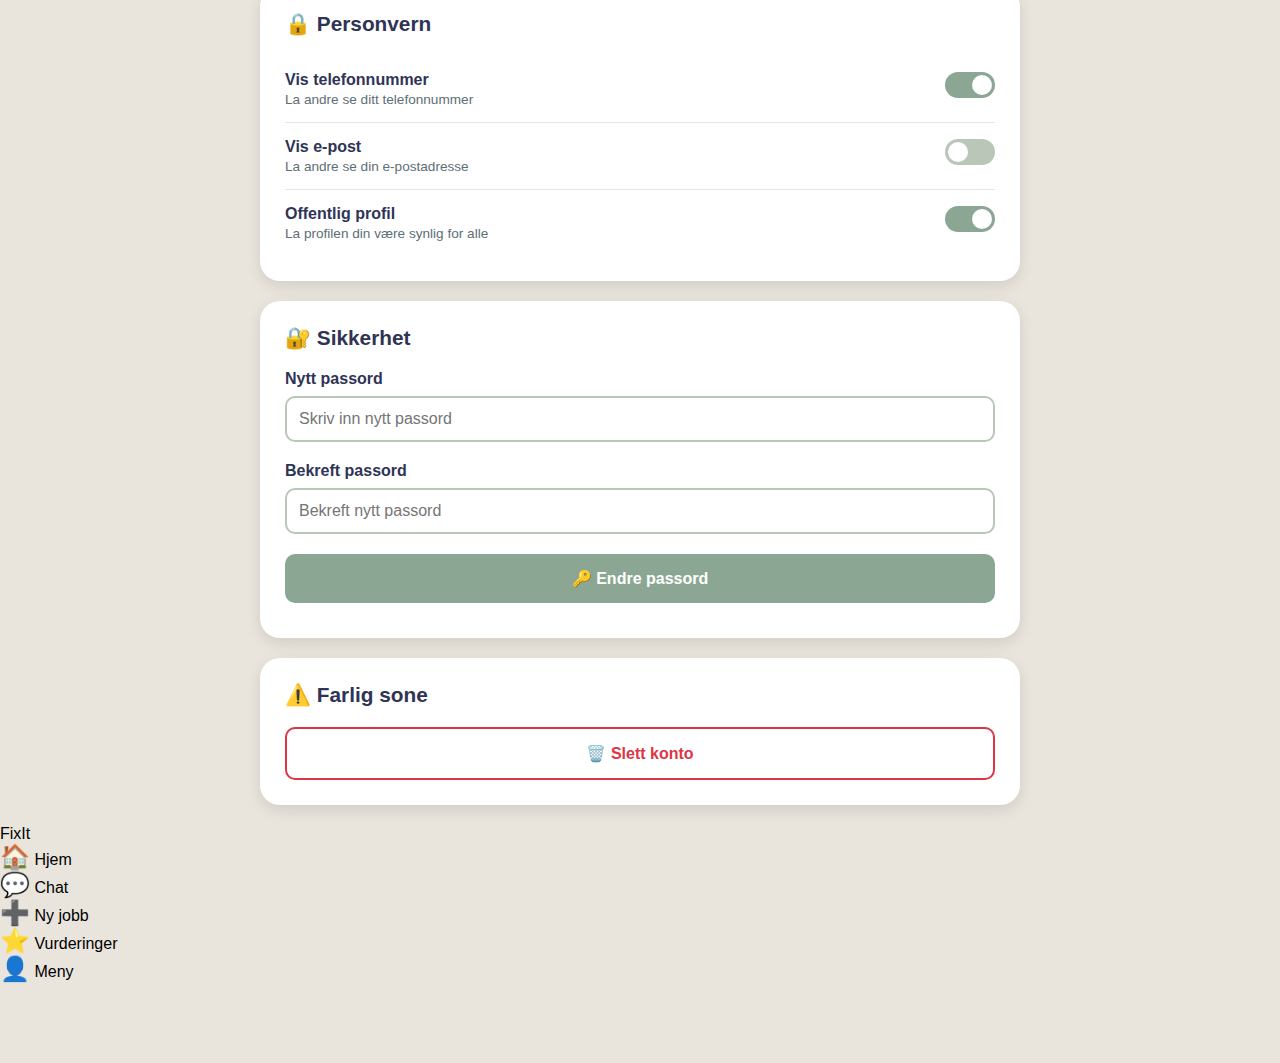
<file: settings.html>
<!DOCTYPE html>
<html lang="no">
<head>
    <meta charset="UTF-8">
    <meta name="viewport" content="width=device-width, initial-scale=1.0">
    <title>FixIt - Innstillinger</title>
    <link rel="stylesheet" href="css/style.css">
</head>
<body>
    <div class="top-nav">
        <button class="back-btn" onclick="location.href='profile.html'">←</button>
        <h2>Innstillinger</h2>
        <div style="width: 30px;"></div>
    </div>

    <div class="settings-container">
        <div id="successMessage" class="success-message">
            ✓ Endringer lagret!
        </div>

        <!-- Profile Picture -->
        <div class="settings-section">
            <div class="section-title">📷 Profilbilde</div>
            <div class="profile-photo-section">
                <div class="profile-preview" id="profilePreview">J</div>
                <input type="file" id="profilePic" accept="image/*" onchange="previewImage(event)">
                <label for="profilePic" class="upload-btn">Last opp nytt bilde</label>
            </div>
        </div>

        <!-- Personal Information -->
        <div class="settings-section">
            <div class="section-title">👤 Personlig informasjon</div>
            
            <div class="form-group">
                <label>Fornavn</label>
                <input type="text" id="firstName" placeholder="Fornavn">
            </div>

            <div class="form-group">
                <label>Etternavn</label>
                <input type="text" id="lastName" placeholder="Etternavn">
            </div>

            <div class="form-group">
                <label>E-post</label>
                <input type="email" id="email" placeholder="din@epost.no">
            </div>

            <div class="form-group">
                <label>Telefonnummer</label>
                <input type="tel" id="phone" placeholder="123 45 678">
            </div>

            <div class="form-group">
                <label>Sted</label>
                <select id="city">
                    <option value="">Velg sted</option>
                    <option value="Halden">Halden</option>
                    <option value="Fredrikstad">Fredrikstad</option>
                    <option value="Sarpsborg">Sarpsborg</option>
                </select>
            </div>

            <div class="form-group">
                <label>Om meg</label>
                <textarea id="bio" rows="4" placeholder="Fortell litt om deg selv..."></textarea>
            </div>

            <button class="btn btn-primary" onclick="savePersonalInfo()">💾 Lagre endringer</button>
        </div>

        <!-- Notifications -->
        <div class="settings-section">
            <div class="section-title">🔔 Varslinger</div>
            
            <div class="setting-item">
                <div>
                    <div class="setting-label">Nye jobber</div>
                    <div class="setting-description">Få varsel om nye jobber i ditt område</div>
                </div>
                <label class="toggle-switch">
                    <input type="checkbox" id="notifyNewJobs" checked>
                    <span class="slider"></span>
                </label>
            </div>

            <div class="setting-item">
                <div>
                    <div class="setting-label">Meldinger</div>
                    <div class="setting-description">Få varsel om nye meldinger</div>
                </div>
                <label class="toggle-switch">
                    <input type="checkbox" id="notifyMessages" checked>
                    <span class="slider"></span>
                </label>
            </div>

            <div class="setting-item">
                <div>
                    <div class="setting-label">Vurderinger</div>
                    <div class="setting-description">Få varsel når noen vurderer deg</div>
                </div>
                <label class="toggle-switch">
                    <input type="checkbox" id="notifyRatings" checked>
                    <span class="slider"></span>
                </label>
            </div>

            <div class="setting-item">
                <div>
                    <div class="setting-label">E-postvarsler</div>
                    <div class="setting-description">Motta varsler på e-post</div>
                </div>
                <label class="toggle-switch">
                    <input type="checkbox" id="emailNotifications">
                    <span class="slider"></span>
                </label>
            </div>
        </div>

        <!-- Privacy -->
        <div class="settings-section">
            <div class="section-title">🔒 Personvern</div>
            
            <div class="setting-item">
                <div>
                    <div class="setting-label">Vis telefonnummer</div>
                    <div class="setting-description">La andre se ditt telefonnummer</div>
                </div>
                <label class="toggle-switch">
                    <input type="checkbox" id="showPhone" checked>
                    <span class="slider"></span>
                </label>
            </div>

            <div class="setting-item">
                <div>
                    <div class="setting-label">Vis e-post</div>
                    <div class="setting-description">La andre se din e-postadresse</div>
                </div>
                <label class="toggle-switch">
                    <input type="checkbox" id="showEmail">
                    <span class="slider"></span>
                </label>
            </div>

            <div class="setting-item">
                <div>
                    <div class="setting-label">Offentlig profil</div>
                    <div class="setting-description">La profilen din være synlig for alle</div>
                </div>
                <label class="toggle-switch">
                    <input type="checkbox" id="publicProfile" checked>
                    <span class="slider"></span>
                </label>
            </div>
        </div>

        <!-- Security -->
        <div class="settings-section">
            <div class="section-title">🔐 Sikkerhet</div>
            
            <div class="form-group">
                <label>Nytt passord</label>
                <input type="password" id="newPassword" placeholder="Skriv inn nytt passord">
            </div>

            <div class="form-group">
                <label>Bekreft passord</label>
                <input type="password" id="confirmPassword" placeholder="Bekreft nytt passord">
            </div>

            <button class="btn btn-primary" onclick="changePassword()">🔑 Endre passord</button>
        </div>

        <!-- Danger Zone -->
        <div class="settings-section">
            <div class="section-title">⚠️ Farlig sone</div>
            
            <button class="btn btn-danger" onclick="deleteAccount()">
                🗑️ Slett konto
            </button>
        </div>
    </div>

    <!-- Bottom Navigation -->
    <div class="bottom-nav">
        <div class="nav-item" onclick="location.href='home.html'">
            <div class="nav-icon">🏠</div>
            <div class="nav-label">Hjem</div>
        </div>
        <div class="nav-item" onclick="location.href='communication.html'">
            <div class="nav-icon">💬</div>
            <div class="nav-label">Chat</div>
        </div>
        <div class="nav-item" onclick="location.href='post-job.html'">
            <div class="nav-icon">➕</div>
            <div class="nav-label">Ny jobb</div>
        </div>
        <div class="nav-item" onclick="location.href='rating.html'">
            <div class="nav-icon">⭐</div>
            <div class="nav-label">Rangeringer</div>
        </div>
        <div class="nav-item" onclick="location.href='profile.html'">
            <div class="nav-icon">👤</div>
            <div class="nav-label">Profil</div>
        </div>
    </div>
<!-- Top Navigation Bar -->
<div class="top-nav-main">
    <div class="nav-container">
        <div class="nav-brand" onclick="location.href='home.html'">
            <span class="brand-logo">FixIt</span>
        </div>
        
        <div class="nav-links">
            <div class="nav-link" onclick="location.href='home.html'">
                <span class="nav-icon">🏠</span>
                <span class="nav-text">Hjem</span>
            </div>
            <div class="nav-link" onclick="location.href='communication.html'">
                <span class="nav-icon">💬</span>
                <span class="nav-text">Chat</span>
            </div>
            <div class="nav-link" onclick="location.href='post-job.html'">
                <span class="nav-icon">➕</span>
                <span class="nav-text">Ny jobb</span>
            </div>
            <div class="nav-link" onclick="location.href='rating.html'">
                <span class="nav-icon">⭐</span>
                <span class="nav-text">Vurderinger</span>
            </div>
            <div class="nav-link" onclick="showProfileMenu()">
                <span class="nav-icon">👤</span>
                <span class="nav-text">Meny</span>
            </div>
        </div>
    </div>
</div>

<!-- Profile Menu Popup (same as before) -->
<div id="profileMenu" class="profile-menu" style="display: none;">
    <div class="profile-menu-overlay" onclick="closeProfileMenu()"></div>
    <div class="profile-menu-content">
        <div class="profile-menu-header">
            <h3>Meny</h3>
            <button class="close-menu-btn" onclick="closeProfileMenu()">✕</button>
        </div>
        <div class="profile-menu-items">
            <div class="menu-item" onclick="location.href='profile.html'">
                <span class="menu-icon">👤</span>
                <span class="menu-text">Min Profil</span>
            </div>
            <div class="menu-item" onclick="location.href='settings.html'">
                <span class="menu-icon">⚙️</span>
                <span class="menu-text">Innstillinger</span>
            </div>
            <div class="menu-item" onclick="location.href='payment.html'">
                <span class="menu-icon">💳</span>
                <span class="menu-text">Betalingsmetoder</span>
            </div>
            <div class="menu-divider"></div>
            <div class="menu-item menu-item-danger" onclick="logout()">
                <span class="menu-icon">🚪</span>
                <span class="menu-text">Logg ut</span>
            </div>
        </div>
    </div>
</div>
    <script src="settings.js"></script>
</body>
</html>
</file>
<file: css/style.css>
/* ===================================
   FIXIT APP - COMPLETE STYLES
   Color Palette:
   #2F3456 - Space Cadet (Dark Blue)
   #5D6E75 - Payne's Gray (Medium Gray)
   #8BA794 - Cambridge Blue (Sage Green)
   #BAC6B8 - Ash Gray (Light Sage)
   #E9E4DC - Alabaster (Off-White)
   =================================== */

* {
    margin: 0;
    padding: 0;
    box-sizing: border-box;
}

body {
    font-family: -apple-system, BlinkMacSystemFont, 'Segoe UI', Roboto, Oxygen, Ubuntu, Cantarell, sans-serif;
    background: #E9E4DC;
    overflow-x: hidden;
    min-height: 100vh;
}

/* ===================================
   WELCOME PAGE
   =================================== */

.welcome-page {
    background: linear-gradient(135deg, #2F3456 0%, #5D6E75 100%);
    display: flex;
    align-items: center;
    justify-content: center;
    min-height: 100vh;
}

.welcome-container {
    text-align: center;
    color: #E9E4DC;
    padding: 20px;
}

.logo {
    font-size: 3.5em;
    font-weight: 800;
    margin-bottom: 10px;
    color: #8BA794;
    text-shadow: 2px 2px 4px rgba(0,0,0,0.3);
}

.tagline {
    font-size: 1.2em;
    margin-bottom: 10px;
    color: #BAC6B8;
}

.subtitle {
    font-size: 1em;
    margin-bottom: 50px;
    color: #BAC6B8;
}

.button-group {
    display: flex;
    flex-direction: column;
    gap: 15px;
    align-items: center;
}

.btn {
    padding: 15px 40px;
    font-size: 1.1em;
    border: none;
    border-radius: 30px;
    cursor: pointer;
    transition: all 0.3s;
    font-weight: 600;
    min-width: 250px;
}

.btn-primary {
    background: #8BA794;
    color: #2F3456;
}

.btn-primary:hover {
    background: #BAC6B8;
    transform: translateY(-2px);
    box-shadow: 0 5px 15px rgba(139, 167, 148, 0.4);
}

.btn-secondary {
    background: transparent;
    color: #E9E4DC;
    border: 2px solid #E9E4DC;
}

.btn-secondary:hover {
    background: #E9E4DC;
    color: #2F3456;
}

/* Modal */
.modal {
    display: none;
    position: fixed;
    z-index: 1000;
    left: 0;
    top: 0;
    width: 100%;
    height: 100%;
    background: rgba(47, 52, 86, 0.8);
}

.modal.active {
    display: flex;
    align-items: center;
    justify-content: center;
}

.modal-content {
    background: white;
    padding: 30px;
    border-radius: 20px;
    max-width: 500px;
    width: 90%;
    position: relative;
}

.close {
    position: absolute;
    right: 20px;
    top: 15px;
    font-size: 2em;
    color: #5D6E75;
    cursor: pointer;
}

.close:hover {
    color: #2F3456;
}

.register-options {
    display: flex;
    gap: 20px;
    margin-top: 20px;
}

.register-card {
    flex: 1;
    padding: 30px 20px;
    background: #E9E4DC;
    border-radius: 15px;
    text-align: center;
    cursor: pointer;
    transition: all 0.3s;
    border: 3px solid transparent;
}

.register-card:hover {
    border-color: #8BA794;
    transform: translateY(-5px);
    box-shadow: 0 10px 20px rgba(139, 167, 148, 0.3);
}

.card-icon {
    font-size: 3em;
    margin-bottom: 15px;
}

.register-card h3 {
    color: #2F3456;
    margin-bottom: 10px;
}

.register-card p {
    color: #5D6E75;
    font-size: 0.9em;
}

/* ===================================
   HEADER
   =================================== */

.header {
    background: #2F3456;
    color: #E9E4DC;
    padding: 30px 20px;
    text-align: center;
}

.header h1 {
    color: #8BA794;
    font-size: 2.5em;
    margin-bottom: 5px;
}

.header p {
    color: #BAC6B8;
}

/* ===================================
   FORMS
   =================================== */

.login-container,
.register-container,
.post-job-container,
.payment-container {
    max-width: 600px;
    margin: 20px auto;
    background: white;
    padding: 30px;
    border-radius: 20px;
    box-shadow: 0 10px 30px rgba(47, 52, 86, 0.1);
}

.form-section {
    margin-bottom: 30px;
}

.form-section h3 {
    color: #2F3456;
    margin-bottom: 15px;
    font-size: 1.2em;
}

.form-group {
    margin-bottom: 20px;
}

label {
    display: block;
    margin-bottom: 8px;
    color: #2F3456;
    font-weight: 600;
}

input,
select,
textarea {
    width: 100%;
    padding: 12px;
    border: 2px solid #BAC6B8;
    border-radius: 10px;
    font-size: 1em;
    transition: border 0.3s;
    font-family: inherit;
}

input:focus,
select:focus,
textarea:focus {
    outline: none;
    border-color: #8BA794;
}

textarea {
    resize: vertical;
    min-height: 100px;
}

.form-row {
    display: flex;
    gap: 15px;
}

.form-row .form-group {
    flex: 1;
}

/* Profile Upload */
.profile-upload {
    text-align: center;
}

.profile-preview {
    width: 120px;
    height: 120px;
    border-radius: 50%;
    background: #E9E4DC;
    margin: 0 auto 15px;
    display: flex;
    align-items: center;
    justify-content: center;
    font-size: 3em;
    border: 3px solid #BAC6B8;
    overflow: hidden;
}

.profile-preview img {
    width: 100%;
    height: 100%;
    object-fit: cover;
}

input[type="file"] {
    display: none;
}

.upload-btn {
    display: inline-block;
    padding: 10px 30px;
    background: #8BA794;
    color: white;
    border-radius: 20px;
    cursor: pointer;
    transition: background 0.3s;
}

.upload-btn:hover {
    background: #2F3456;
}

/* Payment Methods in Register */
.payment-methods-register {
    display: flex;
    gap: 15px;
    margin-bottom: 20px;
}

.payment-method-option input[type="radio"] {
    display: none;
}

.method-card {
    flex: 1;
    padding: 20px;
    border: 3px solid #BAC6B8;
    border-radius: 15px;
    text-align: center;
    cursor: pointer;
    transition: all 0.3s;
}

.payment-method-option input[type="radio"]:checked + .method-card {
    border-color: #8BA794;
    background: #8BA794;
    color: white;
}

.method-icon {
    font-size: 2em;
    display: block;
    margin-bottom: 10px;
}

.payment-info {
    padding: 20px;
    background: #E9E4DC;
    border-radius: 15px;
}

/* Checkboxes */
.checkbox-label {
    display: flex;
    align-items: center;
    cursor: pointer;
    margin-bottom: 15px;
}

.checkbox-label input[type="checkbox"] {
    width: auto;
    margin-right: 10px;
}

.radio-option {
    display: flex;
    align-items: center;
    margin-bottom: 10px;
    cursor: pointer;
}

.radio-option input[type="radio"] {
    width: auto;
    margin-right: 10px;
}

/* Info Box */
.info-box {
    background: #FFF3CD;
    border-left: 4px solid #FFC107;
    padding: 15px;
    border-radius: 8px;
    margin-bottom: 15px;
}

/* Buttons */
.bankid-btn,
.submit-btn,
.confirm-btn {
    width: 100%;
    padding: 15px;
    background: #2F3456;
    color: #E9E4DC;
    border: none;
    border-radius: 10px;
    font-size: 1.1em;
    cursor: pointer;
    font-weight: 600;
    transition: background 0.3s;
}

.bankid-btn:hover,
.submit-btn:hover,
.confirm-btn:hover {
    background: #5D6E75;
}

/* ===================================
   HOME PAGE
   =================================== */

.home-page {
    background: #E9E4DC;
    padding: 0;
    padding-bottom: 80px;
}

.top-nav {
    background: #2F3456;
    padding: 20px;
    display: flex;
    justify-content: space-between;
    align-items: center;
    box-shadow: 0 2px 10px rgba(0,0,0,0.1);
}

.top-nav h2 {
    color: #8BA794;
    font-size: 1.8em;
}

.user-info {
    display: flex;
    align-items: center;
    gap: 15px;
    color: #E9E4DC;
}

.icon-btn {
    background: #8BA794;
    color: white;
    border: none;
    width: 35px;
    height: 35px;
    border-radius: 50%;
    font-size: 1.2em;
    cursor: pointer;
    transition: all 0.3s;
}

.icon-btn:hover {
    background: #BAC6B8;
    transform: scale(1.1);
}

.main-content {
    padding: 20px;
}

/* Filters */
.location-filter {
    display: flex;
    gap: 10px;
    margin-bottom: 15px;
    overflow-x: auto;
    padding-bottom: 5px;
}

.location-btn {
    padding: 10px 20px;
    background: white;
    border: 2px solid #BAC6B8;
    border-radius: 20px;
    cursor: pointer;
    white-space: nowrap;
    font-weight: 600;
    color: #2F3456;
    transition: all 0.3s;
}

.location-btn:hover {
    border-color: #8BA794;
}

.location-btn.active {
    background: #8BA794;
    color: white;
    border-color: #8BA794;
}

.category-filter {
    margin-bottom: 20px;
}

#categorySelect {
    width: 100%;
    padding: 12px;
    background: white;
    font-size: 1em;
}

/* Job Cards */
.job-card {
    background: white;
    padding: 20px;
    border-radius: 15px;
    margin-bottom: 15px;
    box-shadow: 0 5px 15px rgba(0,0,0,0.1);
    border-left: 5px solid #8BA794;
    cursor: pointer;
    transition: all 0.3s;
}

.job-card:hover {
    transform: translateX(5px);
    box-shadow: 0 8px 20px rgba(0,0,0,0.15);
}

.job-title {
    font-size: 1.3em;
    color: #2F3456;
    font-weight: 700;
    margin-bottom: 10px;
}

.job-details {
    color: #5D6E75;
    margin-bottom: 10px;
}

.job-price {
    color: #8BA794;
    font-size: 1.5em;
    font-weight: 700;
}

.job-location {
    color: #BAC6B8;
    font-size: 0.9em;
}

.job-category {
    display: inline-block;
    padding: 5px 15px;
    background: #E9E4DC;
    border-radius: 15px;
    font-size: 0.85em;
    color: #5D6E75;
    margin-top: 10px;
}

/* ===================================
   POST JOB PAGE
   =================================== */

.post-job-page {
    background: #E9E4DC;
    padding-bottom: 20px;
}

.detail-header {
    background: linear-gradient(135deg, #2F3456, #5D6E75);
    padding: 30px 20px;
    color: #E9E4DC;
}

.back-btn {
    background: transparent;
    border: none;
    color: #8BA794;
    font-size: 1.5em;
    cursor: pointer;
    margin-bottom: 15px;
    transition: color 0.3s;
}

.back-btn:hover {
    color: #BAC6B8;
}

.detail-header h2 {
    color: #E9E4DC;
    margin-bottom: 10px;
}

.payment-type-options {
    display: flex;
    gap: 20px;
    margin-bottom: 20px;
}

/* ===================================
   COMMUNICATION PAGE
   =================================== */

.communication-page {
    background: #E9E4DC;
    padding: 0;
}

.chat-container {
    padding-bottom: 80px;
}

.chat-list {
    padding: 10px;
}

.chat-item {
    background: white;
    padding: 15px;
    margin-bottom: 10px;
    border-radius: 15px;
    display: flex;
    align-items: center;
    gap: 15px;
    cursor: pointer;
    transition: all 0.3s;
    position: relative;
}

.chat-item:hover {
    background: #E9E4DC;
    transform: translateX(5px);
}

.chat-item.active {
    border-left: 5px solid #8BA794;
}

.chat-avatar {
    width: 50px;
    height: 50px;
    border-radius: 50%;
    background: #8BA794;
    display: flex;
    align-items: center;
    justify-content: center;
    color: white;
    font-weight: 700;
    font-size: 1.2em;
}

.chat-info {
    flex: 1;
}

.chat-name {
    font-weight: 700;
    color: #2F3456;
    margin-bottom: 5px;
}

.chat-preview {
    color: #5D6E75;
    font-size: 0.9em;
}

.chat-time {
    color: #BAC6B8;
    font-size: 0.8em;
}

.unread-badge {
    background: #8BA794;
    color: white;
    width: 25px;
    height: 25px;
    border-radius: 50%;
    display: flex;
    align-items: center;
    justify-content: center;
    font-size: 0.8em;
    font-weight: 700;
}

/* Chat Window */
.chat-window {
    position: fixed;
    top: 0;
    left: 0;
    right: 0;
    bottom: 0;
    background: #E9E4DC;
    z-index: 100;
}

.chat-header {
    background: #2F3456;
    padding: 15px;
    display: flex;
    align-items: center;
    gap: 15px;
    color: white;
}

.chat-status {
    color: #8BA794;
    font-size: 0.85em;
}

.messages-container {
    height: calc(100vh - 140px);
    overflow-y: auto;
    padding: 20px;
}

.message {
    display: flex;
    gap: 10px;
    margin-bottom: 20px;
}

.message.sent {
    flex-direction: row-reverse;
}

.message-avatar {
    width: 40px;
    height: 40px;
    border-radius: 50%;
    background: #8BA794;
    display: flex;
    align-items: center;
    justify-content: center;
    color: white;
    font-weight: 700;
    flex-shrink: 0;
}

.message-content {
    max-width: 70%;
}

.message.sent .message-content {
    background: #8BA794;
    color: white;
    padding: 12px 15px;
    border-radius: 15px 15px 0 15px;
}

.message.received .message-content {
    background: white;
    padding: 12px 15px;
    border-radius: 15px 15px 15px 0;
}

.message-text {
    margin-bottom: 5px;
}

.message-time {
    font-size: 0.75em;
    opacity: 0.7;
}

.message-input-container {
    position: fixed;
    bottom: 0;
    left: 0;
    right: 0;
    background: white;
    padding: 15px;
    display: flex;
    gap: 10px;
    box-shadow: 0 -2px 10px rgba(0,0,0,0.1);
}

.message-input-container input {
    flex: 1;
}

.send-btn {
    padding: 12px 25px;
    background: #8BA794;
    color: white;
    border: none;
    border-radius: 10px;
    font-weight: 600;
    cursor: pointer;
    transition: background 0.3s;
}

.send-btn:hover {
    background: #2F3456;
}

/* ===================================
   RATING PAGE
   =================================== */

.rating-page {
    background: #E9E4DC;
    padding: 0;
    padding-bottom: 80px;
}

.rating-container {
    padding: 20px;
}

.rating-section {
    margin-bottom: 30px;
}

.rating-section h3 {
    color: #2F3456;
    margin-bottom: 15px;
    font-size: 1.3em;
}

.job-to-rate {
    background: white;
    padding: 20px;
    border-radius: 15px;
    margin-bottom: 15px;
    box-shadow: 0 5px 15px rgba(0,0,0,0.1);
}

.job-rate-header {
    display: flex;
    justify-content: space-between;
    align-items: center;
    margin-bottom: 15px;
    padding-bottom: 15px;
    border-bottom: 2px solid #E9E4DC;
}

.profile-mini {
    display: flex;
    align-items: center;
    gap: 10px;
}

.profile-avatar {
    width: 45px;
    height: 45px;
    border-radius: 50%;
    background: #8BA794;
    display: flex;
    align-items: center;
    justify-content: center;
    color: white;
    font-weight: 700;
}

.profile-name {
    font-weight: 700;
    color: #2F3456;
}

.job-name {
    color: #5D6E75;
    font-size: 0.9em;
}

.job-date {
    color: #BAC6B8;
    font-size: 0.85em;
}

.star-rating {
    text-align: center;
    margin-bottom: 15px;
}

.star {
    font-size: 2.5em;
    cursor: pointer;
    color: #BAC6B8;
    transition: all 0.2s;
}

.star:hover,
.star.active {
    color: #FFD700;
    transform: scale(1.1);
}

.review-text {
    width: 100%;
    min-height: 80px;
    margin-bottom: 15px;
}

.submit-rating-btn {
    width: 100%;
    padding: 12px;
    background: #8BA794;
    color: white;
    border: none;
    border-radius: 10px;
    font-weight: 600;
    cursor: pointer;
    transition: background 0.3s;
}

.submit-rating-btn:hover {
    background: #2F3456;
}

/* Rating Stats */
.rating-stats {
    background: white;
    padding: 25px;
    border-radius: 15px;
    margin-bottom: 20px;
    box-shadow: 0 5px 15px rgba(0,0,0,0.1);
}

.rating-average {
    text-align: center;
    margin-bottom: 20px;
}

.big-rating {
    font-size: 3em;
    font-weight: 700;
    color: #2F3456;
}

.rating-stars {
    font-size: 1.5em;
    margin: 10px 0;
}

.rating-count {
    color: #5D6E75;
}

.rating-breakdown {
    margin-top: 20px;
}

.rating-bar {
    display: flex;
    align-items: center;
    gap: 10px;
    margin-bottom: 10px;
}

.rating-bar span:first-child {
    width: 50px;
    font-size: 0.9em;
    color: #5D6E75;
}

.rating-bar .bar {
    flex: 1;
    height: 10px;
    background: #E9E4DC;
    border-radius: 5px;
    overflow: hidden;
}

.rating-bar .fill {
    height: 100%;
    background: #8BA794;
    transition: width 0.3s;
}

.rating-bar span:last-child {
    width: 30px;
    text-align: right;
    font-size: 0.9em;
    color: #5D6E75;
}

/* Reviews List */
.reviews-list {
    display: flex;
    flex-direction: column;
    gap: 15px;
}

.review-item {
    background: white;
    padding: 20px;
    border-radius: 15px;
    box-shadow: 0 5px 15px rgba(0,0,0,0.1);
}

.review-header {
    display: flex;
    justify-content: space-between;
    align-items: center;
    margin-bottom: 10px;
}

.review-stars {
    font-size: 1.1em;
    margin-top: 5px;
}

.review-date {
    color: #BAC6B8;
    font-size: 0.85em;
}

.review-text {
    color: #5D6E75;
    line-height: 1.6;
    margin-bottom: 10px;
}

.review-job {
    display: inline-block;
    padding: 5px 15px;
    background: #E9E4DC;
    border-radius: 15px;
    font-size: 0.85em;
    color: #5D6E75;
}

/* ===================================
   PAYMENT PAGE
   =================================== */

.payment-page {
    background: #E9E4DC;
    padding: 0;
}

.payment-methods {
    display: flex;
    gap: 15px;
    margin-bottom: 25px;
}

.payment-option {
    flex: 1;
    padding: 25px;
    background: white;
    border: 3px solid #BAC6B8;
    border-radius: 15px;
    text-align: center;
    cursor: pointer;
    transition: all 0.3s;
}

.payment-option:hover {
    transform: translateY(-3px);
    box-shadow: 0 5px 15px rgba(139, 167, 148, 0.3);
}

.payment-option.selected {
    border-color: #8BA794;
    background: #8BA794;
    color: white;
}

.payment-icon {
    font-size: 2.5em;
    margin-bottom: 10px;
}

.payment-name {
    font-weight: 700;
    font-size: 1.1em;
    margin-bottom: 5px;
}

.payment-desc {
    font-size: 0.85em;
    opacity: 0.8;
}

.payment-details {
    background: white;
    padding: 25px;
    border-radius: 15px;
    margin-bottom: 20px;
}

.payment-info-box {
    background: #E9E4DC;
    padding: 15px;
    border-radius: 10px;
    margin-bottom: 20px;
}

.payment-info-box h3 {
    color: #2F3456;
    margin-bottom: 10px;
}

.payment-info-box p {
    color: #5D6E75;
}

.info-note {
    background: #FFF3CD;
    border-left: 4px solid #8BA794;
    padding: 15px;
    border-radius: 8px;
    margin-top: 15px;
}

.info-note p {
    color: #5D6E75;
    margin: 0;
}

.payment-summary {
    background: white;
    padding: 25px;
    border-radius: 15px;
    margin-bottom: 20px;
}

.summary-row {
    display: flex;
    justify-content: space-between;
    margin-bottom: 12px;
    color: #5D6E75;
}

.summary-row.total {
    font-size: 1.3em;
    font-weight: 700;
    color: #2F3456;
}

.summary-row.total span:last-child {
    color: #8BA794;
}

.summary-divider {
    height: 2px;
    background: #E9E4DC;
    margin: 15px 0;
}

/* ===================================
   BOTTOM NAVIGATION
   =================================== */

.bottom-nav {
    position: fixed;
    bottom: 0;
    left: 0;
    right: 0;
    background: #2F3456;
    display: flex;
    justify-content: space-around;
    padding: 12px 0;
    box-shadow: 0 -5px 15px rgba(0,0,0,0.1);
    z-index: 1000;
}

.nav-item {
    color: #BAC6B8;
    text-align: center;
    cursor: pointer;
    transition: color 0.3s;
    padding: 5px 10px;
}

.nav-item:hover {
    color: #8BA794;
}

.nav-item.active {
    color: #8BA794;
}

.nav-icon {
    font-size: 1.5em;
    margin-bottom: 2px;
}

.nav-label {
    font-size: 0.75em;
}

/* ===================================
   RESPONSIVE DESIGN
   =================================== */

@media (max-width: 768px) {
    .logo {
        font-size: 2.5em;
    }
    
    .register-options {
        flex-direction: column;
    }
    
    .payment-methods {
        flex-direction: column;
    }
    
    .form-row {
        flex-direction: column;
    }
}

@media (max-width: 480px) {
    .location-filter {
        flex-wrap: wrap;
    }
    
    .location-btn {
        flex: 1 0 auto;
    }
}
 /* the home page css

/* Inline styles for testing - replace with external CSS later */
        * {
            margin: 0;
            padding: 0;
            box-sizing: border-box;
        }

        body {
            font-family: -apple-system, BlinkMacSystemFont, 'Segoe UI', Roboto, Oxygen, Ubuntu, Cantarell, sans-serif;
            background: #E9E4DC;
            overflow-x: hidden;
            min-height: 100vh;
            padding-bottom: 80px;
        }

        .top-nav {
            background: #2F3456;
            padding: 20px;
            display: flex;
            justify-content: space-between;
            align-items: center;
            box-shadow: 0 2px 10px rgba(0,0,0,0.1);
        }

        .top-nav h2 {
            color: #8BA794;
            font-size: 1.8em;
        }

        .user-info {
            display: flex;
            align-items: center;
            gap: 15px;
            color: #E9E4DC;
        }

        .icon-btn {
            background: #8BA794;
            color: white;
            border: none;
            width: 35px;
            height: 35px;
            border-radius: 50%;
            font-size: 1.2em;
            cursor: pointer;
            transition: all 0.3s;
        }

        .icon-btn:hover {
            background: #BAC6B8;
            transform: scale(1.1);
        }

        .main-content {
            padding: 20px;
        }

        .location-filter {
            display: flex;
            gap: 10px;
            margin-bottom: 15px;
            overflow-x: auto;
            padding-bottom: 5px;
        }

        .location-btn {
            padding: 10px 20px;
            background: white;
            border: 2px solid #BAC6B8;
            border-radius: 20px;
            cursor: pointer;
            white-space: nowrap;
            font-weight: 600;
            color: #2F3456;
            transition: all 0.3s;
        }

        .location-btn:hover {
            border-color: #8BA794;
        }

        .location-btn.active {
            background: #8BA794;
            color: white;
            border-color: #8BA794;
        }

        .category-filter {
            margin-bottom: 20px;
        }

        #categorySelect {
            width: 100%;
            padding: 12px;
            background: white;
            font-size: 1em;
            border: 2px solid #BAC6B8;
            border-radius: 10px;
        }

        .job-card {
            background: white;
            padding: 20px;
            border-radius: 15px;
            margin-bottom: 15px;
            box-shadow: 0 5px 15px rgba(0,0,0,0.1);
            border-left: 5px solid #8BA794;
            cursor: pointer;
            transition: all 0.3s;
        }

        .job-card:hover {
            transform: translateX(5px);
            box-shadow: 0 8px 20px rgba(0,0,0,0.15);
        }

        .job-title {
            font-size: 1.3em;
            color: #2F3456;
            font-weight: 700;
            margin-bottom: 10px;
        }

        .job-category {
            display: inline-block;
            padding: 5px 15px;
            background: #E9E4DC;
            border-radius: 15px;
            font-size: 0.85em;
            color: #5D6E75;
            margin-bottom: 10px;
        }

        .job-details {
            color: #5D6E75;
            margin-bottom: 10px;
        }

        .job-price {
            color: #8BA794;
            font-size: 1.5em;
            font-weight: 700;
        }

        .job-location {
            color: #BAC6B8;
            font-size: 0.9em;
        }

        .bottom-nav {
            position: fixed;
            bottom: 0;
            left: 0;
            right: 0;
            background: #2F3456;
            display: flex;
            justify-content: space-around;
            padding: 12px 0;
            box-shadow: 0 -5px 15px rgba(0,0,0,0.1);
            z-index: 1000;
        }

        .nav-item {
            color: #BAC6B8;
            text-align: center;
            cursor: pointer;
            transition: color 0.3s;
            padding: 5px 10px;
        }

        .nav-item:hover {
            color: #8BA794;
        }

        .nav-item.active {
            color: #8BA794;
        }

        .nav-icon {
            font-size: 1.5em;
            margin-bottom: 2px;
        }

        .nav-label {
            font-size: 0.75em;
        }


        /* ===================================
   FIXIT PROFILE PAGE - STYLES
   Color Palette:
   #2F3456 - Space Cadet (Dark Blue)
   #5D6E75 - Payne's Gray (Medium Gray)
   #8BA794 - Cambridge Blue (Sage Green)
   #BAC6B8 - Ash Gray (Light Sage)
   #E9E4DC - Alabaster (Off-White)
   =================================== */

* {
    margin: 0;
    padding: 0;
    box-sizing: border-box;
}

body {
    font-family: -apple-system, BlinkMacSystemFont, 'Segoe UI', Roboto, Oxygen, Ubuntu, Cantarell, sans-serif;
    background: #E9E4DC;
    overflow-x: hidden;
    min-height: 100vh;
    padding-bottom: 80px;
}

/* ===================================
   TOP NAVIGATION
   =================================== */

.top-nav {
    background: #2F3456;
    padding: 20px;
    display: flex;
    justify-content: space-between;
    align-items: center;
    box-shadow: 0 2px 10px rgba(0,0,0,0.1);
}

.back-btn {
    background: transparent;
    border: none;
    color: #8BA794;
    font-size: 1.5em;
    cursor: pointer;
    transition: color 0.3s;
}

.back-btn:hover {
    color: #BAC6B8;
}

.top-nav h2 {
    color: #E9E4DC;
    font-size: 1.5em;
}

/* ===================================
   PROFILE CONTAINER
   =================================== */

.profile-container {
    max-width: 800px;
    margin: 20px auto;
    padding: 0 20px;
}

/* ===================================
   PROFILE HEADER
   =================================== */

.profile-header {
    background: white;
    padding: 30px;
    border-radius: 20px;
    box-shadow: 0 5px 15px rgba(0,0,0,0.1);
    text-align: center;
    margin-bottom: 20px;
}

.profile-avatar-large {
    width: 120px;
    height: 120px;
    border-radius: 50%;
    background: linear-gradient(135deg, #8BA794, #BAC6B8);
    margin: 0 auto 15px;
    display: flex;
    align-items: center;
    justify-content: center;
    font-size: 3em;
    color: white;
    font-weight: 700;
    border: 5px solid #E9E4DC;
}

.profile-name {
    font-size: 1.8em;
    color: #2F3456;
    font-weight: 700;
    margin-bottom: 5px;
}

.profile-type {
    color: #5D6E75;
    font-size: 1em;
    margin-bottom: 15px;
}

.profile-rating {
    font-size: 1.5em;
    margin-bottom: 10px;
}

.profile-stats {
    display: flex;
    justify-content: center;
    gap: 30px;
    margin-top: 20px;
}

.stat-item {
    text-align: center;
}

.stat-number {
    font-size: 1.5em;
    color: #8BA794;
    font-weight: 700;
}

.stat-label {
    color: #5D6E75;
    font-size: 0.9em;
}

/* ===================================
   PROFILE SECTIONS
   =================================== */

.profile-section {
    background: white;
    padding: 25px;
    border-radius: 20px;
    box-shadow: 0 5px 15px rgba(0,0,0,0.1);
    margin-bottom: 20px;
}

.section-title {
    font-size: 1.3em;
    color: #2F3456;
    font-weight: 700;
    margin-bottom: 15px;
    display: flex;
    align-items: center;
    gap: 10px;
}

/* ===================================
   INFO ROWS
   =================================== */

.info-row {
    display: flex;
    justify-content: space-between;
    padding: 12px 0;
    border-bottom: 1px solid #E9E4DC;
}

.info-row:last-child {
    border-bottom: none;
}

.info-label {
    color: #5D6E75;
    font-weight: 600;
}

.info-value {
    color: #2F3456;
}

/* ===================================
   BADGES
   =================================== */

.badge-container {
    display: flex;
    flex-wrap: wrap;
    gap: 10px;
    margin-top: 10px;
}

.badge {
    background: #8BA794;
    color: white;
    padding: 8px 15px;
    border-radius: 20px;
    font-size: 0.9em;
    display: flex;
    align-items: center;
    gap: 5px;
}

/* ===================================
   SKILLS
   =================================== */

.skill-item {
    background: #E9E4DC;
    padding: 10px 15px;
    border-radius: 10px;
    margin-bottom: 10px;
    display: flex;
    justify-content: space-between;
    align-items: center;
}

.skill-item:last-child {
    margin-bottom: 0;
}

.skill-name {
    color: #2F3456;
    font-weight: 600;
}

.skill-level {
    color: #8BA794;
    font-size: 0.9em;
}

/* ===================================
   ACTION BUTTONS
   =================================== */

.action-buttons {
    display: flex;
    flex-direction: column;
    gap: 10px;
}

.btn {
    padding: 15px;
    border: none;
    border-radius: 10px;
    font-size: 1em;
    font-weight: 600;
    cursor: pointer;
    transition: all 0.3s;
    display: flex;
    align-items: center;
    justify-content: center;
    gap: 10px;
}

.btn-primary {
    background: #8BA794;
    color: white;
}

.btn-primary:hover {
    background: #2F3456;
}

.btn-secondary {
    background: white;
    color: #2F3456;
    border: 2px solid #BAC6B8;
}

.btn-secondary:hover {
    border-color: #8BA794;
}

.btn-danger {
    background: transparent;
    color: #dc3545;
    border: 2px solid #dc3545;
}

.btn-danger:hover {
    background: #dc3545;
    color: white;
}

/* ===================================
   BOTTOM NAVIGATION
   =================================== */

.bottom-nav {
    position: fixed;
    bottom: 0;
    left: 0;
    right: 0;
    background: #2F3456;
    display: flex;
    justify-content: space-around;
    padding: 12px 0;
    box-shadow: 0 -5px 15px rgba(0,0,0,0.1);
    z-index: 1000;
}

.nav-item {
    color: #BAC6B8;
    text-align: center;
    cursor: pointer;
    transition: color 0.3s;
    padding: 5px 10px;
}

.nav-item:hover {
    color: #8BA794;
}

.nav-item.active {
    color: #8BA794;
}

.nav-icon {
    font-size: 1.5em;
    margin-bottom: 2px;
}

.nav-label {
    font-size: 0.75em;
}

/* ===================================
   RESPONSIVE DESIGN
   =================================== */

@media (max-width: 768px) {
    .profile-stats {
        gap: 15px;
    }

    .stat-number {
        font-size: 1.3em;
    }

    .profile-container {
        padding: 0 15px;
    }

    .profile-header {
        padding: 20px;
    }

    .profile-name {
        font-size: 1.5em;
    }

    .profile-avatar-large {
        width: 100px;
        height: 100px;
        font-size: 2.5em;
    }
}

@media (max-width: 480px) {
    .profile-stats {
        flex-direction: column;
        gap: 10px;
    }

    .stat-item {
        border-bottom: 1px solid #E9E4DC;
        padding-bottom: 10px;
    }

    .stat-item:last-child {
        border-bottom: none;
        padding-bottom: 0;
    }

    .badge-container {
        justify-content: center;
    }

    .info-row {
        flex-direction: column;
        gap: 5px;
    }

    .section-title {
        font-size: 1.1em;
    }
}



/* ===================================
   FIXIT SETTINGS PAGE - STYLES
   Color Palette:
   #2F3456 - Space Cadet (Dark Blue)
   #5D6E75 - Payne's Gray (Medium Gray)
   #8BA794 - Cambridge Blue (Sage Green)
   #BAC6B8 - Ash Gray (Light Sage)
   #E9E4DC - Alabaster (Off-White)
   =================================== */

* {
    margin: 0;
    padding: 0;
    box-sizing: border-box;
}

body {
    font-family: -apple-system, BlinkMacSystemFont, 'Segoe UI', Roboto, Oxygen, Ubuntu, Cantarell, sans-serif;
    background: #E9E4DC;
    overflow-x: hidden;
    min-height: 100vh;
    padding-bottom: 80px;
}

/* ===================================
   TOP NAVIGATION
   =================================== */

.top-nav {
    background: #2F3456;
    padding: 20px;
    display: flex;
    justify-content: space-between;
    align-items: center;
    box-shadow: 0 2px 10px rgba(0,0,0,0.1);
}

.back-btn {
    background: transparent;
    border: none;
    color: #8BA794;
    font-size: 1.5em;
    cursor: pointer;
    transition: color 0.3s;
}

.back-btn:hover {
    color: #BAC6B8;
}

.top-nav h2 {
    color: #E9E4DC;
    font-size: 1.5em;
}

/* ===================================
   SETTINGS CONTAINER
   =================================== */

.settings-container {
    max-width: 800px;
    margin: 20px auto;
    padding: 0 20px;
}

/* ===================================
   SUCCESS MESSAGE
   =================================== */

.success-message {
    background: #d4edda;
    color: #155724;
    padding: 12px;
    border-radius: 10px;
    margin-bottom: 20px;
    display: none;
    text-align: center;
    font-weight: 600;
}

/* ===================================
   SETTINGS SECTIONS
   =================================== */

.settings-section {
    background: white;
    padding: 25px;
    border-radius: 20px;
    box-shadow: 0 5px 15px rgba(0,0,0,0.1);
    margin-bottom: 20px;
}

.section-title {
    font-size: 1.3em;
    color: #2F3456;
    font-weight: 700;
    margin-bottom: 20px;
    display: flex;
    align-items: center;
    gap: 10px;
}

/* ===================================
   PROFILE PICTURE SECTION
   =================================== */

.profile-photo-section {
    text-align: center;
    margin-bottom: 20px;
}

.profile-preview {
    width: 120px;
    height: 120px;
    border-radius: 50%;
    background: linear-gradient(135deg, #8BA794, #BAC6B8);
    margin: 0 auto 15px;
    display: flex;
    align-items: center;
    justify-content: center;
    font-size: 3em;
    color: white;
    font-weight: 700;
    border: 5px solid #E9E4DC;
    overflow: hidden;
}

.profile-preview img {
    width: 100%;
    height: 100%;
    object-fit: cover;
}

input[type="file"] {
    display: none;
}

.upload-btn {
    display: inline-block;
    padding: 12px 30px;
    background: #8BA794;
    color: white;
    border-radius: 25px;
    cursor: pointer;
    transition: all 0.3s;
    font-weight: 600;
}

.upload-btn:hover {
    background: #2F3456;
    transform: translateY(-2px);
}

/* ===================================
   FORM ELEMENTS
   =================================== */

.form-group {
    margin-bottom: 20px;
}

label {
    display: block;
    margin-bottom: 8px;
    color: #2F3456;
    font-weight: 600;
}

input[type="text"],
input[type="email"],
input[type="tel"],
input[type="password"],
select,
textarea {
    width: 100%;
    padding: 12px;
    border: 2px solid #BAC6B8;
    border-radius: 10px;
    font-size: 1em;
    transition: border 0.3s;
    font-family: inherit;
}

input:focus,
select:focus,
textarea:focus {
    outline: none;
    border-color: #8BA794;
}

textarea {
    resize: vertical;
}

/* ===================================
   SETTING ITEMS
   =================================== */

.setting-item {
    display: flex;
    justify-content: space-between;
    align-items: center;
    padding: 15px 0;
    border-bottom: 1px solid #E9E4DC;
}

.setting-item:last-child {
    border-bottom: none;
}

.setting-label {
    color: #2F3456;
    font-weight: 600;
}

.setting-description {
    color: #5D6E75;
    font-size: 0.85em;
    margin-top: 3px;
}

/* ===================================
   TOGGLE SWITCH
   =================================== */

.toggle-switch {
    position: relative;
    width: 50px;
    height: 26px;
    display: inline-block;
}

.toggle-switch input {
    opacity: 0;
    width: 0;
    height: 0;
}

.slider {
    position: absolute;
    cursor: pointer;
    top: 0;
    left: 0;
    right: 0;
    bottom: 0;
    background-color: #BAC6B8;
    transition: .4s;
    border-radius: 34px;
}

.slider:before {
    position: absolute;
    content: "";
    height: 20px;
    width: 20px;
    left: 3px;
    bottom: 3px;
    background-color: white;
    transition: .4s;
    border-radius: 50%;
}

input:checked + .slider {
    background-color: #8BA794;
}

input:checked + .slider:before {
    transform: translateX(24px);
}

.slider:hover {
    background-color: #5D6E75;
}

input:checked + .slider:hover {
    background-color: #2F3456;
}

/* ===================================
   BUTTONS
   =================================== */

.btn {
    padding: 15px;
    border: none;
    border-radius: 10px;
    font-size: 1em;
    font-weight: 600;
    cursor: pointer;
    transition: all 0.3s;
    width: 100%;
    font-family: inherit;
}

.btn-primary {
    background: #8BA794;
    color: white;
    margin-bottom: 10px;
}

.btn-primary:hover {
    background: #2F3456;
    transform: translateY(-2px);
    box-shadow: 0 5px 15px rgba(139, 167, 148, 0.4);
}

.btn-secondary {
    background: white;
    color: #2F3456;
    border: 2px solid #BAC6B8;
}

.btn-secondary:hover {
    border-color: #8BA794;
    background: #E9E4DC;
}

.btn-danger {
    background: transparent;
    color: #dc3545;
    border: 2px solid #dc3545;
}

.btn-danger:hover {
    background: #dc3545;
    color: white;
    transform: translateY(-2px);
    box-shadow: 0 5px 15px rgba(220, 53, 69, 0.4);
}

/* ===================================
   BOTTOM NAVIGATION
   =================================== */

.bottom-nav {
    position: fixed;
    bottom: 0;
    left: 0;
    right: 0;
    background: #2F3456;
    display: flex;
    justify-content: space-around;
    padding: 12px 0;
    box-shadow: 0 -5px 15px rgba(0,0,0,0.1);
    z-index: 1000;
}

.nav-item {
    color: #BAC6B8;
    text-align: center;
    cursor: pointer;
    transition: color 0.3s;
    padding: 5px 10px;
}

.nav-item:hover {
    color: #8BA794;
}

.nav-item.active {
    color: #8BA794;
}

.nav-icon {
    font-size: 1.5em;
    margin-bottom: 2px;
}

.nav-label {
    font-size: 0.75em;
}

/* ===================================
   RESPONSIVE DESIGN
   =================================== */

@media (max-width: 768px) {
    .settings-container {
        padding: 0 15px;
    }

    .settings-section {
        padding: 20px;
    }

    .section-title {
        font-size: 1.1em;
    }

    .profile-preview {
        width: 100px;
        height: 100px;
        font-size: 2.5em;
    }

    .setting-item {
        flex-direction: column;
        align-items: flex-start;
        gap: 10px;
    }

    .toggle-switch {
        align-self: flex-end;
    }
}

@media (max-width: 480px) {
    .top-nav h2 {
        font-size: 1.2em;
    }

    .upload-btn {
        padding: 10px 20px;
        font-size: 0.9em;
    }

    input[type="text"],
    input[type="email"],
    input[type="tel"],
    input[type="password"],
    select,
    textarea {
        font-size: 16px; /* Prevents zoom on iOS */
    }
}
</file>
